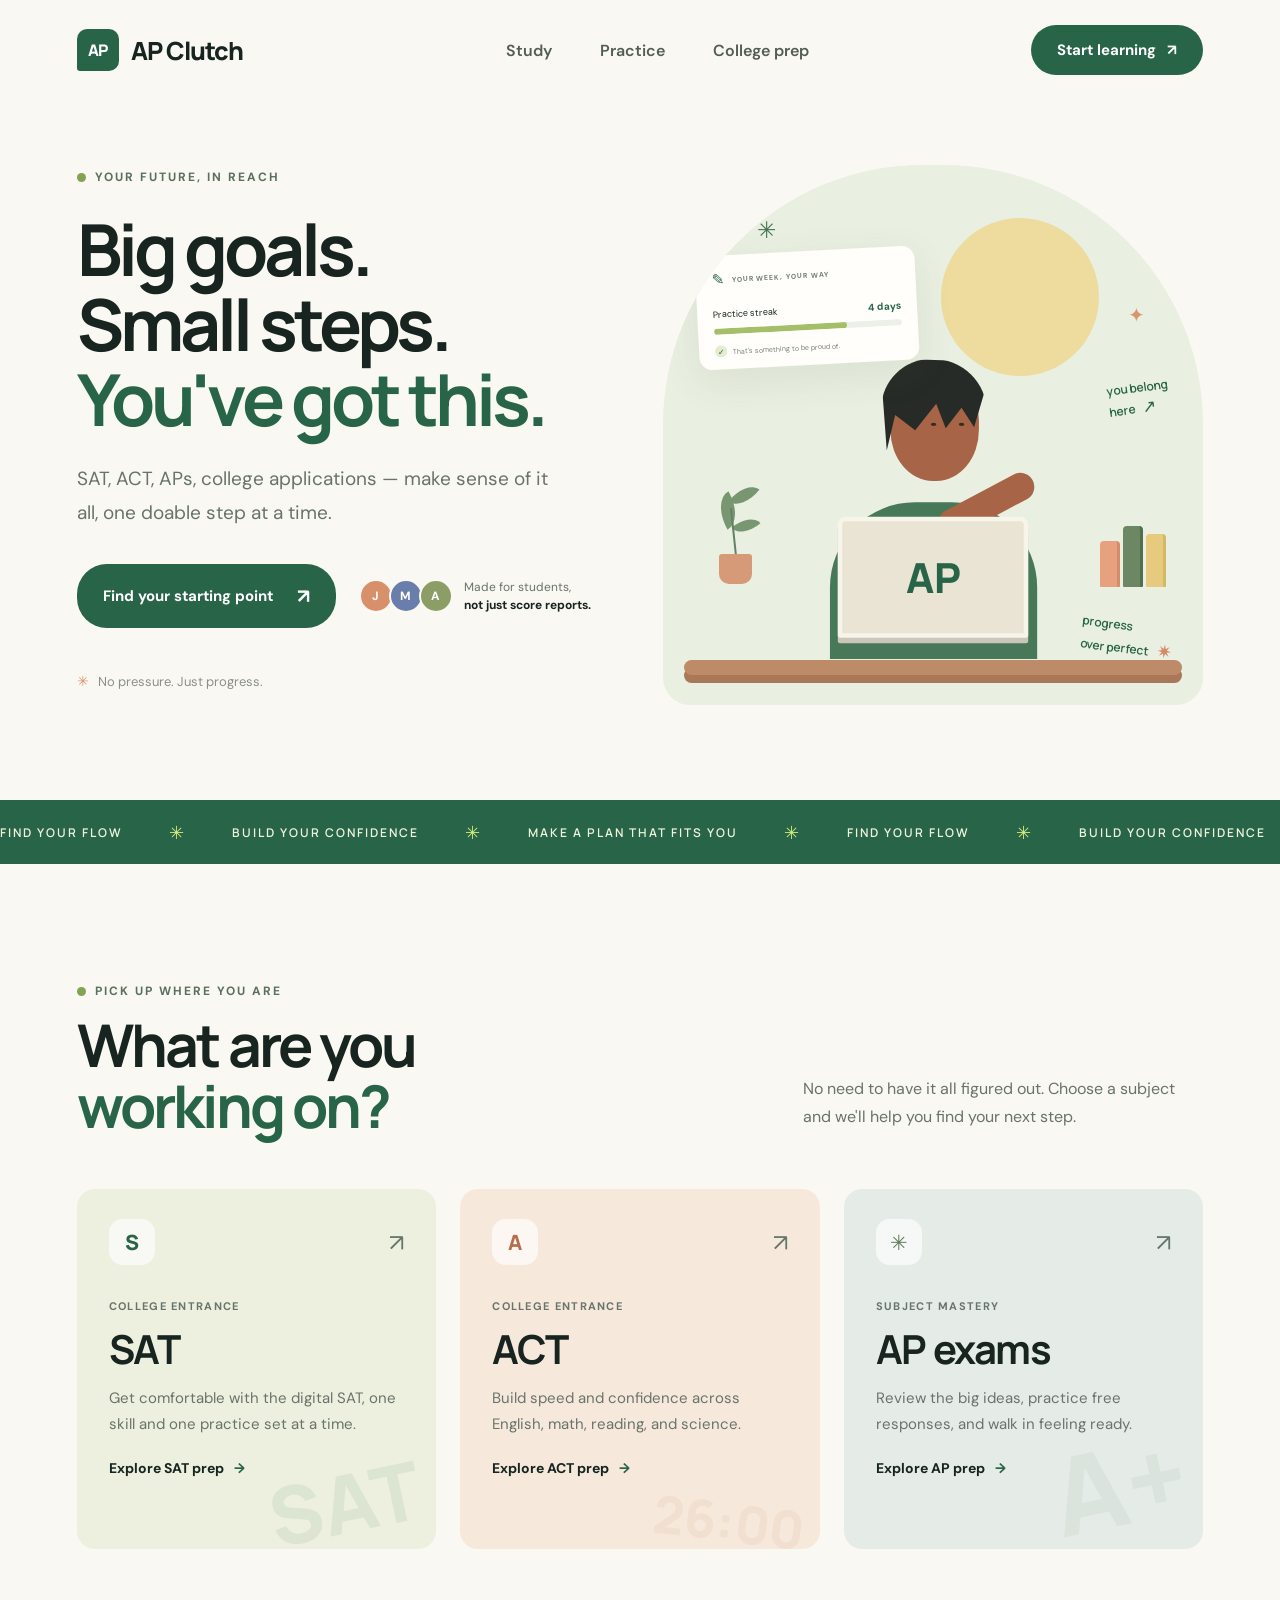
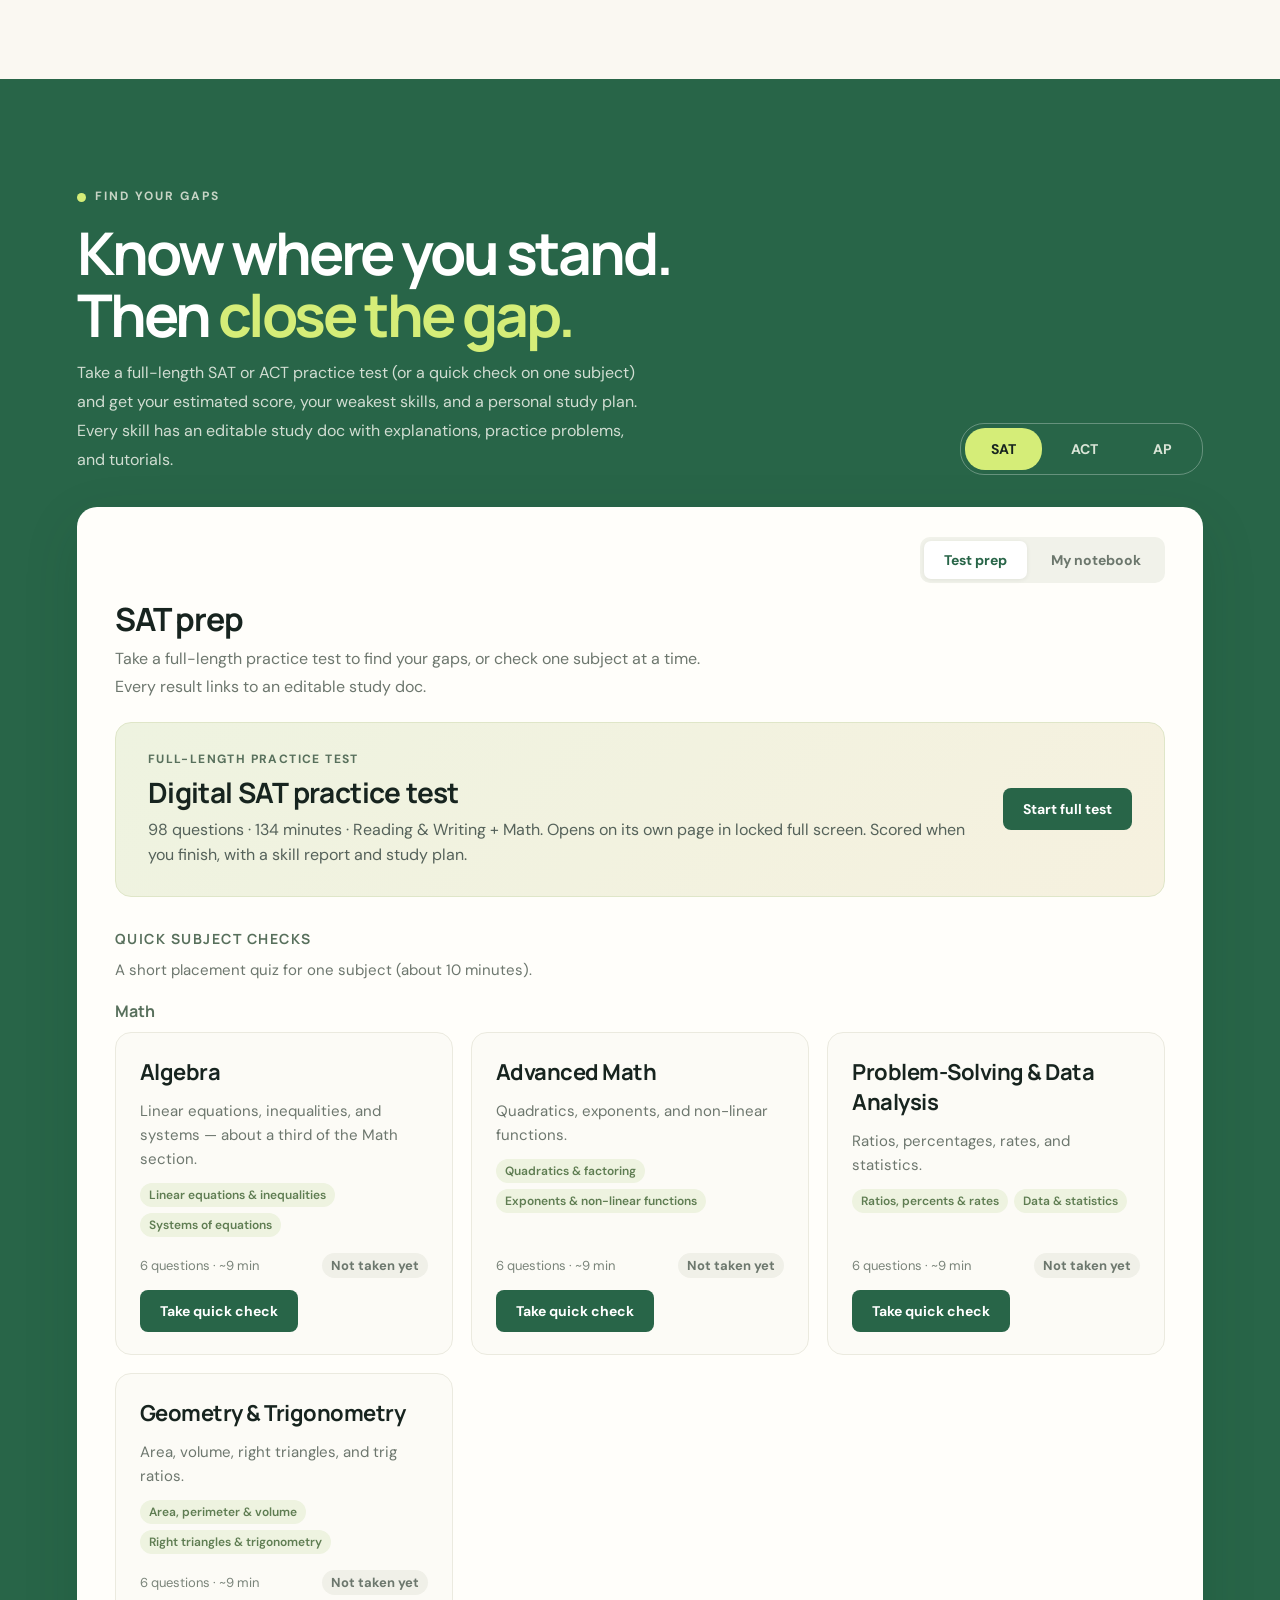
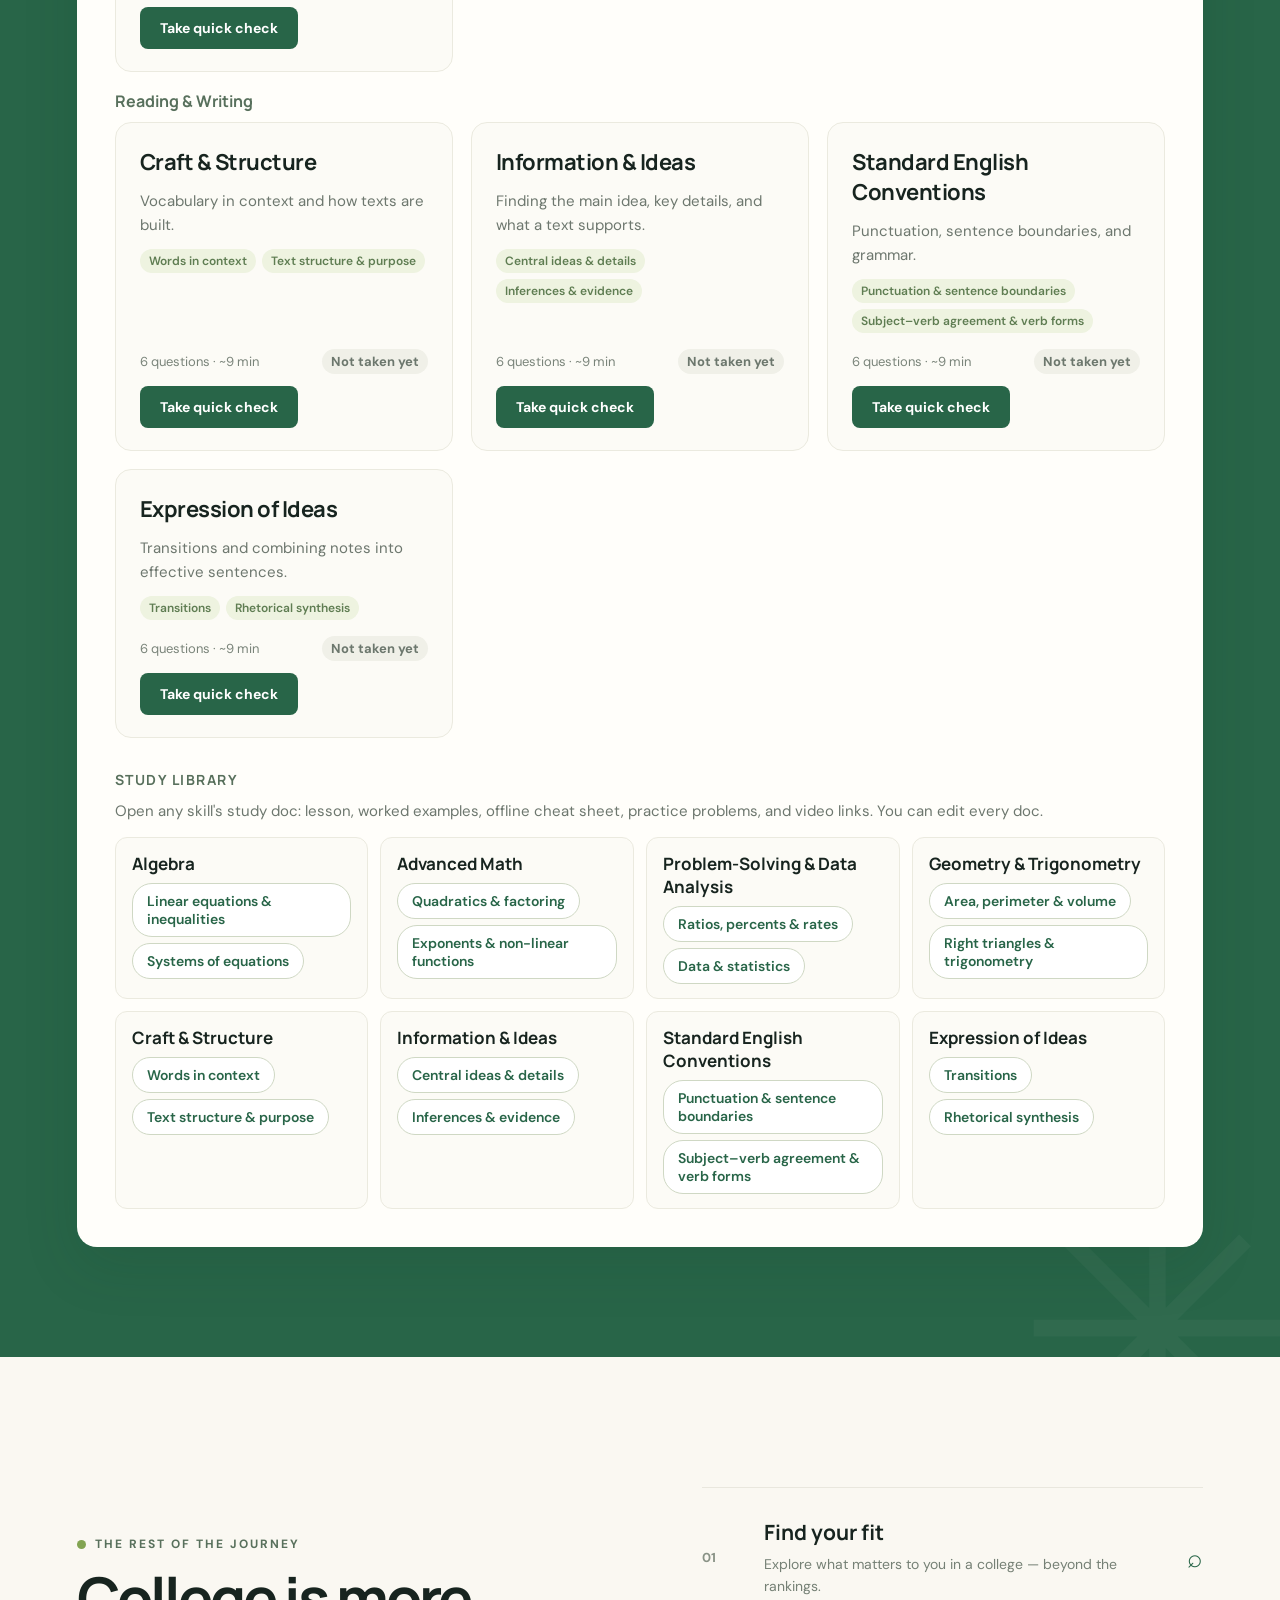
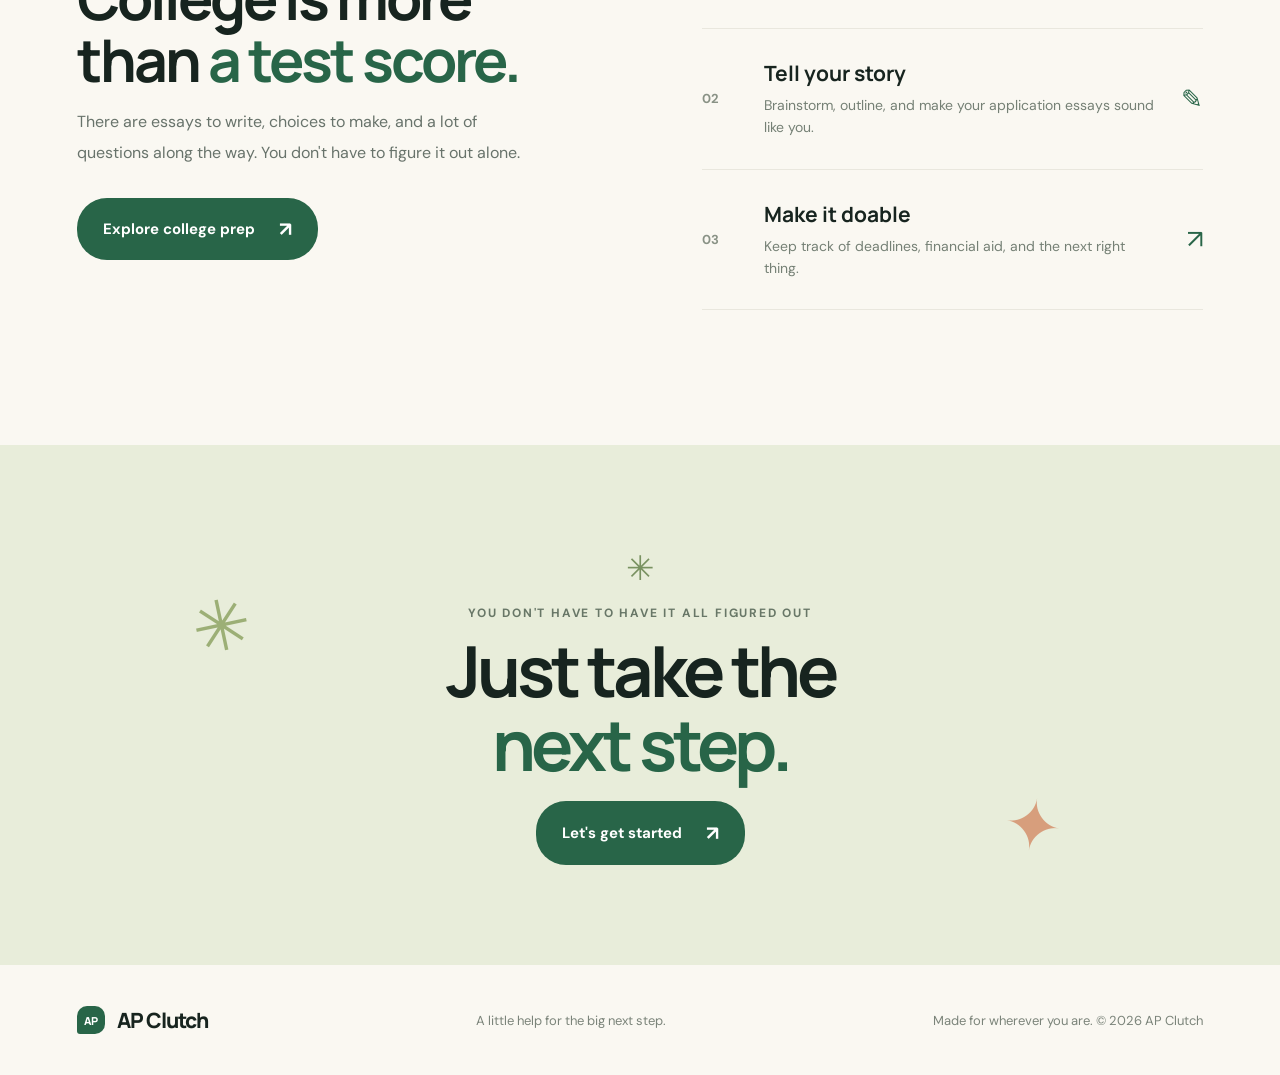
<file: index.html>
<!doctype html>
<html lang="en">
  <head>
    <meta charset="UTF-8" />
    <meta name="viewport" content="width=device-width, initial-scale=1.0" />
    <meta
      name="description"
      content="Your friendly, all-in-one home for SAT, ACT, AP, and college application prep."
    />
    <title>AP Clutch — Your next step starts here</title>
    <link rel="preconnect" href="https://fonts.googleapis.com" />
    <link rel="preconnect" href="https://fonts.gstatic.com" crossorigin />
    <link
      href="https://fonts.googleapis.com/css2?family=DM+Sans:wght@400;500;600;700&family=Manrope:wght@400;500;600;700;800&display=swap"
      rel="stylesheet"
    />
    <link rel="stylesheet" href="styles.css" />
    <script src="content-sat-math.js" defer></script>
    <script src="content-sat-rw.js" defer></script>
    <script src="content-act.js" defer></script>
    <script src="content-ap-base.js" defer></script>
    <script src="content-ap-math.js" defer></script>
    <script src="content-ap-sci.js" defer></script>
    <script src="content-ap-hss.js" defer></script>
    <script src="content-ap-eng-arts.js" defer></script>
    <script src="content-ap-lang.js" defer></script>
    <script src="content-ap-career.js" defer></script>
    <script src="content-bank-sat-rw.js" defer></script>
    <script src="content-bank-act-english.js" defer></script>
    <script src="content-bank-act-reading.js" defer></script>
    <script src="content-bank-act-science.js" defer></script>
    <script src="content-docs-sat.js" defer></script>
    <script src="content-docs-act.js" defer></script>
    <script src="util.js" defer></script>
    <script src="gen-math.js" defer></script>
    <script src="bank.js" defer></script>
    <script src="docs.js" defer></script>
    <script src="exam.js" defer></script>
    <script src="script.js" defer></script>
  </head>
  <body>
    <header class="site-header">
      <a class="brand" href="#" aria-label="AP Clutch home">
        <span class="brand-mark" aria-hidden="true">AP</span>
        <span>AP Clutch</span>
      </a>
      <button class="menu-toggle" aria-label="Open navigation" aria-expanded="false">
        <span></span><span></span>
      </button>
      <nav class="main-nav" aria-label="Main navigation">
        <a href="#study">Study</a>
        <a href="#plan">Practice</a>
        <a href="#college">College prep</a>
      </nav>
      <a class="header-cta" href="#study">Start learning <span aria-hidden="true">↗</span></a>
    </header>

    <main>
      <section class="hero">
        <div class="hero-copy">
          <div class="eyebrow"><span class="eyebrow-dot"></span> YOUR FUTURE, IN REACH</div>
          <h1>Big goals.<br />Small steps.<br /><span>You've got this.</span></h1>
          <p class="hero-description">
            SAT, ACT, APs, college applications — make sense of it all, one doable step at a time.
          </p>
          <div class="hero-actions">
            <a class="button button-dark" href="#study">Find your starting point <span>↗</span></a>
            <div class="student-proof">
              <div class="avatar-stack" aria-hidden="true">
                <span class="avatar avatar-one">J</span><span class="avatar avatar-two">M</span><span class="avatar avatar-three">A</span>
              </div>
              <span>Made for students,<br /><strong>not just score reports.</strong></span>
            </div>
          </div>
          <div class="hero-note"><span aria-hidden="true">✳</span> No pressure. Just progress.</div>
        </div>
        <div class="hero-art" aria-label="Illustration of a student studying at a desk">
          <div class="art-sun"></div>
          <div class="art-star star-one">✳</div>
          <div class="art-star star-two">✦</div>
          <div class="art-note note-top">you belong<br />here <span>↗</span></div>
          <div class="study-card">
            <div class="study-card-top"><span class="tiny-icon">✎</span><span>YOUR WEEK, YOUR WAY</span></div>
            <div class="progress-row"><span>Practice streak</span><strong>4 days</strong></div>
            <div class="progress-track"><span></span></div>
            <div class="card-bottom"><span class="mini-check">✓</span> That's something to be proud of.</div>
          </div>
          <div class="art-books"><span></span><span></span><span></span></div>
          <div class="art-plant"><span class="plant-leaf leaf-a"></span><span class="plant-leaf leaf-b"></span><span class="plant-leaf leaf-c"></span><span class="plant-stem"></span><span class="plant-pot"></span></div>
          <div class="art-person">
            <div class="person-hair"></div>
            <div class="person-head"><span class="person-face"></span></div>
            <div class="person-body"><span class="person-arm"></span></div>
            <div class="person-laptop">AP</div>
          </div>
          <div class="art-desk"></div>
          <div class="art-note note-bottom">progress<br />over perfect <span>✷</span></div>
        </div>
      </section>

      <section class="ticker" aria-label="Study topics">
        <div class="ticker-track">
          <span>FIND YOUR FLOW</span><i>✳</i><span>BUILD YOUR CONFIDENCE</span><i>✳</i><span>MAKE A PLAN THAT FITS YOU</span><i>✳</i><span>FIND YOUR FLOW</span><i>✳</i><span>BUILD YOUR CONFIDENCE</span><i>✳</i>
        </div>
      </section>

      <section class="study-section section-wrap" id="study">
        <div class="section-heading">
          <div>
            <div class="eyebrow"><span class="eyebrow-dot"></span> PICK UP WHERE YOU ARE</div>
            <h2>What are you<br /><span>working on?</span></h2>
          </div>
          <p>No need to have it all figured out. Choose a subject and we'll help you find your next step.</p>
        </div>
        <div class="exam-grid">
          <article class="exam-card exam-sat">
            <div class="exam-card-head"><span class="exam-icon">S</span><span class="card-arrow">↗</span></div>
            <div class="exam-tag">COLLEGE ENTRANCE</div>
            <h3>SAT</h3>
            <p>Get comfortable with the digital SAT, one skill and one practice set at a time.</p>
            <a href="#plan" class="text-link" data-select-exam="SAT">Explore SAT prep <span>→</span></a>
            <div class="card-decoration sat-decoration" aria-hidden="true">SAT</div>
          </article>
          <article class="exam-card exam-act">
            <div class="exam-card-head"><span class="exam-icon">A</span><span class="card-arrow">↗</span></div>
            <div class="exam-tag">COLLEGE ENTRANCE</div>
            <h3>ACT</h3>
            <p>Build speed and confidence across English, math, reading, and science.</p>
            <a href="#plan" class="text-link" data-select-exam="ACT">Explore ACT prep <span>→</span></a>
            <div class="card-decoration act-decoration" aria-hidden="true">26:00</div>
          </article>
          <article class="exam-card exam-ap">
            <div class="exam-card-head"><span class="exam-icon">✳</span><span class="card-arrow">↗</span></div>
            <div class="exam-tag">SUBJECT MASTERY</div>
            <h3>AP exams</h3>
            <p>Review the big ideas, practice free responses, and walk in feeling ready.</p>
            <a href="#plan" class="text-link" data-select-exam="AP">Explore AP prep <span>→</span></a>
            <div class="card-decoration ap-decoration" aria-hidden="true">A+</div>
          </article>
        </div>
      </section>

      <section class="plan-section" id="plan">
        <div class="hub-wrap section-wrap">
          <div class="hub-head">
            <div class="hub-intro">
              <div class="eyebrow eyebrow-light"><span class="eyebrow-dot"></span> FIND YOUR GAPS</div>
              <h2>Know where you stand.<br />Then <span>close the gap.</span></h2>
              <p>Take a full-length SAT or ACT practice test (or a quick check on one subject) and get your estimated score, your weakest skills, and a personal study plan. Every skill has an editable study doc with explanations, practice problems, and tutorials.</p>
            </div>
            <div class="exam-switcher" role="group" aria-label="Choose your test">
              <button class="exam-tab active" data-exam="SAT">SAT</button>
              <button class="exam-tab" data-exam="ACT">ACT</button>
              <button class="exam-tab" data-exam="AP">AP</button>
            </div>
          </div>
          <div class="hub-card">
            <div class="hub-bar">
              <div class="hub-modes" role="group" aria-label="Workspace view">
                <button type="button" class="hub-mode active" data-mode="prep" aria-pressed="true">Test prep</button>
                <button type="button" class="hub-mode" data-mode="notebook" aria-pressed="false">My notebook</button>
              </div>
            </div>
            <div id="prep-root" class="prep-root"></div>
            <div class="notebook" id="notebook-root" hidden>
              <p class="notebook-intro">Your own space for saving materials and writing notes. Everything saves automatically on this device.</p>
              <div class="workspace-tabs" role="tablist" aria-label="Notebook sections">
                <button type="button" class="workspace-tab active" role="tab" id="tab-materials" aria-controls="panel-materials" aria-selected="true" data-panel="materials">Materials</button>
                <button type="button" class="workspace-tab" role="tab" id="tab-notes" aria-controls="panel-notes" aria-selected="false" data-panel="notes">Notes</button>
              </div>

            <div class="workspace-panel" id="panel-materials" role="tabpanel" aria-labelledby="tab-materials">
              <p class="today-subtitle">Save the books, videos, worksheets, and links you're using.</p>
              <form class="ws-form ws-form-stack" id="material-form">
                <div class="ws-row">
                  <input type="text" id="material-title" placeholder="Title (e.g. Bluebook Practice Test 2)" maxlength="120" required aria-label="Material title" />
                  <select id="material-type" aria-label="Material type">
                    <option>Link</option><option>Book</option><option>Video</option><option>Worksheet</option><option>Practice test</option><option>Other</option>
                  </select>
                </div>
                <input type="url" id="material-url" placeholder="Link (optional) — https://…" maxlength="500" aria-label="Material link" />
                <textarea id="material-details" rows="2" placeholder="Details or what to focus on (optional)" maxlength="600" aria-label="Material details"></textarea>
                <button type="submit" class="ws-button">Save material</button>
              </form>
              <div class="material-list" id="material-list"></div>
            </div>

            <div class="workspace-panel" id="panel-notes" role="tabpanel" aria-labelledby="tab-notes" hidden>
              <p class="today-subtitle">Write your own study notes, vocab lists, formulas, or practice problems.</p>
              <div class="note-bar">
                <div class="note-chips" id="note-chips" role="list"></div>
                <button type="button" class="ws-button" id="new-note">+ New note</button>
              </div>
              <div class="note-editor" id="note-editor">
                <input type="text" id="note-title" placeholder="Note title" maxlength="100" aria-label="Note title" />
                <textarea id="note-body" rows="9" placeholder="Start writing…" aria-label="Note text"></textarea>
                <div class="note-footer">
                  <span class="note-status" id="note-status" aria-live="polite">Saved</span>
                  <button type="button" class="ws-link ws-danger" id="delete-note">Delete note</button>
                </div>
              </div>
              <p class="empty-state" id="notes-empty" hidden>No notes yet. Create one to start writing.</p>
            </div>
            </div>
          </div>
        </div>
      </section>

      <section class="college-section section-wrap" id="college">
        <div class="college-copy">
          <div class="eyebrow"><span class="eyebrow-dot"></span> THE REST OF THE JOURNEY</div>
          <h2>College is more<br />than <span>a test score.</span></h2>
          <p>There are essays to write, choices to make, and a lot of questions along the way. You don't have to figure it out alone.</p>
          <a href="mailto:hello@apclutch.com" class="button button-dark">Explore college prep <span>↗</span></a>
        </div>
        <div class="college-steps">
          <article class="college-step">
            <span class="step-number">01</span>
            <div><h3>Find your fit</h3><p>Explore what matters to you in a college — beyond the rankings.</p></div>
            <span class="step-symbol">⌕</span>
          </article>
          <article class="college-step">
            <span class="step-number">02</span>
            <div><h3>Tell your story</h3><p>Brainstorm, outline, and make your application essays sound like you.</p></div>
            <span class="step-symbol">✎</span>
          </article>
          <article class="college-step">
            <span class="step-number">03</span>
            <div><h3>Make it doable</h3><p>Keep track of deadlines, financial aid, and the next right thing.</p></div>
            <span class="step-symbol">↗</span>
          </article>
        </div>
      </section>

      <section class="closing-section">
        <div class="closing-spark">✳</div>
        <p>YOU DON'T HAVE TO HAVE IT ALL FIGURED OUT</p>
        <h2>Just take the<br /><span>next step.</span></h2>
        <a href="#study" class="button button-light">Let's get started <span>↗</span></a>
        <div class="closing-doodle doodle-left">✳</div><div class="closing-doodle doodle-right">✦</div>
      </section>
    </main>

    <footer class="site-footer">
      <a class="brand" href="#" aria-label="AP Clutch home"><span class="brand-mark" aria-hidden="true">AP</span><span>AP Clutch</span></a>
      <p>A little help for the big next step.</p>
      <span>Made for wherever you are. © <span id="year"></span> AP Clutch</span>
    </footer>
  </body>
</html>
</file>
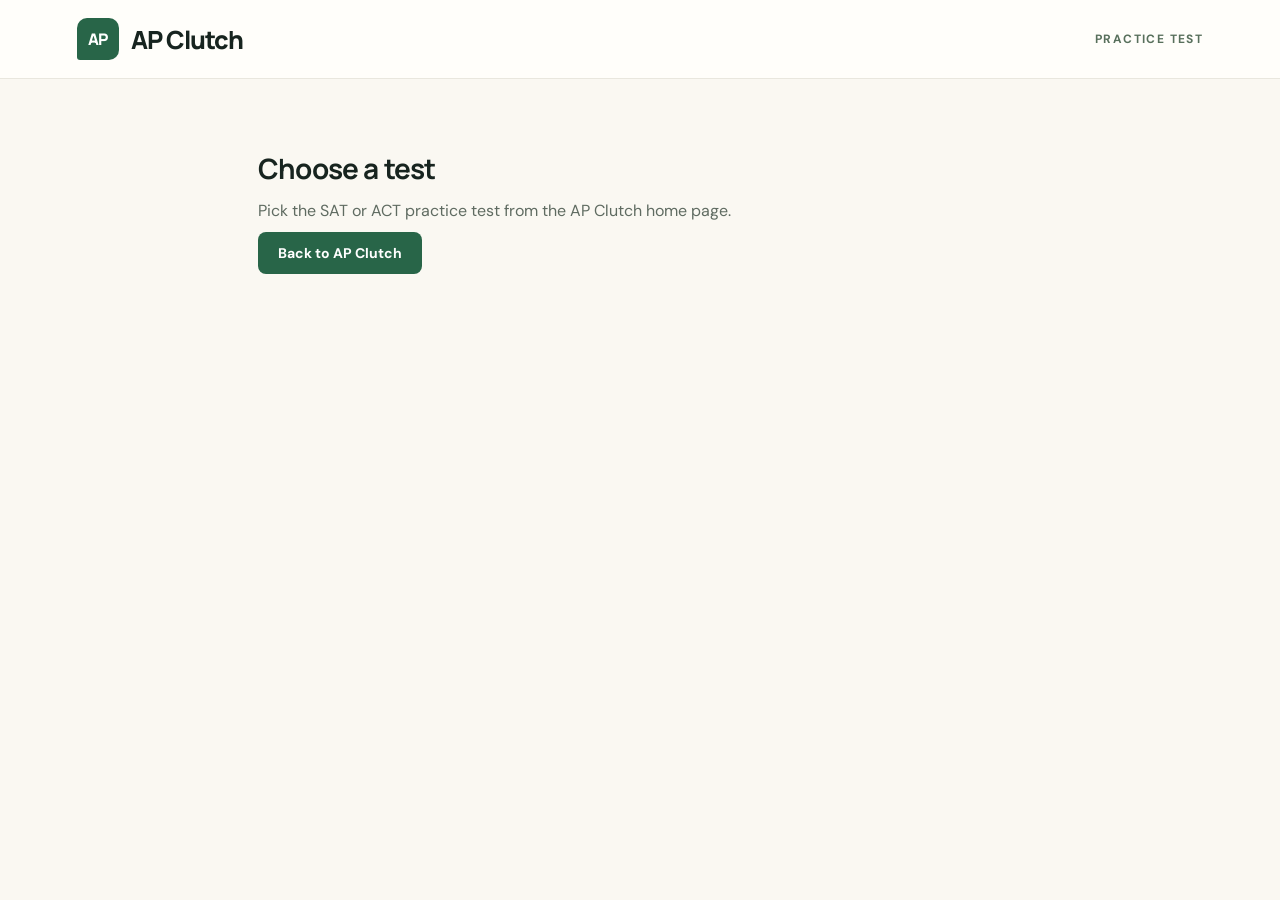
<file: test.html>
<!doctype html>
<html lang="en">
  <head>
    <meta charset="UTF-8" />
    <meta name="viewport" content="width=device-width, initial-scale=1.0" />
    <meta name="robots" content="noindex" />
    <title>Practice test — AP Clutch</title>
    <link rel="preconnect" href="https://fonts.googleapis.com" />
    <link rel="preconnect" href="https://fonts.gstatic.com" crossorigin />
    <link
      href="https://fonts.googleapis.com/css2?family=DM+Sans:wght@400;500;600;700&family=Manrope:wght@400;500;600;700;800&display=swap"
      rel="stylesheet"
    />
    <link rel="stylesheet" href="styles.css" />
    <script src="content-sat-math.js" defer></script>
    <script src="content-sat-rw.js" defer></script>
    <script src="content-act.js" defer></script>
    <script src="content-bank-sat-rw.js" defer></script>
    <script src="content-bank-act-english.js" defer></script>
    <script src="content-bank-act-reading.js" defer></script>
    <script src="content-bank-act-science.js" defer></script>
    <script src="util.js" defer></script>
    <script src="gen-math.js" defer></script>
    <script src="bank.js" defer></script>
    <script src="exam.js" defer></script>
    <script src="test-page.js" defer></script>
  </head>
  <body class="test-page">
    <header class="tp-head">
      <a class="brand" href="index.html#plan" aria-label="AP Clutch home">
        <span class="brand-mark" aria-hidden="true">AP</span>
        <span>AP Clutch</span>
      </a>
      <span class="tp-tag">Practice test</span>
    </header>
    <main class="tp-main" id="test-root">
      <noscript>This practice test needs JavaScript. Please turn it on and reload.</noscript>
    </main>
  </body>
</html>
</file>
<file: styles.css>
:root {
  --ink: #17241f;
  --muted: #68736b;
  --cream: #faf8f2;
  --paper: #fffefa;
  --green: #286548;
  --green-dark: #1f503b;
  --lime: #d5ed78;
  --peach: #f6a987;
  --line: #e9e7de;
  font-family: "DM Sans", sans-serif;
  color: var(--ink);
  background: var(--cream);
  font-synthesis: none;
  text-rendering: optimizeLegibility;
}

* { box-sizing: border-box; }
html { scroll-behavior: smooth; }
body { margin: 0; min-width: 320px; }
a { color: inherit; text-decoration: none; }
button { font: inherit; }

.site-header {
  height: 82px;
  padding: 0 7.2%;
  display: flex;
  align-items: center;
  justify-content: space-between;
  background: var(--cream);
  position: relative;
  z-index: 5;
}
.brand { display: inline-flex; align-items: center; gap: 10px; font: 800 20px Manrope, sans-serif; letter-spacing: -1px; }
.brand-mark { width: 30px; height: 30px; border-radius: 10px 10px 10px 3px; display: grid; place-items: center; color: white; background: var(--green); font: 800 13px Manrope, sans-serif; letter-spacing: -.5px; }
.main-nav { display: flex; gap: 39px; margin-left: 40px; }
.main-nav a { color: #525d54; font-size: 13px; font-weight: 600; transition: color .2s; }
.main-nav a:hover { color: var(--green); }
.header-cta { background: var(--green); color: white; border-radius: 30px; padding: 12px 18px; font-size: 12px; font-weight: 700; }
.header-cta span { padding-left: 7px; font-size: 15px; }
.menu-toggle { display: none; }

.hero { min-height: 620px; padding: 62px 8.4% 58px; display: grid; grid-template-columns: .91fr 1.09fr; gap: 3%; align-items: center; overflow: hidden; }
.hero-copy { padding: 0 0 10px; position: relative; z-index: 1; }
.eyebrow { display: flex; align-items: center; gap: 9px; color: #58705c; font-size: 9px; line-height: 1.3; font-weight: 700; letter-spacing: 1.65px; }
.eyebrow-dot { width: 7px; height: 7px; background: #82a452; border-radius: 50%; }
h1, h2, h3, p { margin-top: 0; }
.hero h1, .section-heading h2, .college-copy h2, .closing-section h2 { font: 700 clamp(48px, 5.5vw, 77px)/1.05 Manrope, sans-serif; letter-spacing: -4px; margin: 21px 0 18px; }
.hero h1 span, .section-heading h2 span, .college-copy h2 span { color: var(--green); }
.hero-description { max-width: 400px; font-size: 15px; color: var(--muted); line-height: 1.8; margin-bottom: 25px; }
.hero-actions { display: flex; align-items: center; gap: 25px; }
.button { display: inline-flex; align-items: center; gap: 19px; padding: 16px 19px; border-radius: 30px; font-size: 12px; font-weight: 700; transition: transform .2s, background .2s; }
.button:hover { transform: translateY(-2px); }
.button-dark { background: var(--green); color: white; }
.button-dark:hover { background: var(--green-dark); }
.button span { font-size: 17px; }
.student-proof { display: flex; gap: 11px; align-items: center; font-size: 9px; line-height: 1.5; color: #69736a; }
.student-proof strong { color: var(--ink); font-weight: 700; }
.avatar-stack { display: flex; padding-left: 2px; }
.avatar { width: 26px; height: 26px; border: 2px solid var(--cream); border-radius: 50%; display: grid; place-items: center; margin-left: -4px; font-size: 9px; color: white; font-weight: 700; }
.avatar-one { background: #d8906a; }.avatar-two { background: #697eaa; }.avatar-three { background: #8c9e66; }
.hero-note { margin-top: 37px; color: #8a9188; font-size: 10px; }
.hero-note span { color: #df926b; margin-right: 6px; font-size: 14px; }

.hero-art { height: 474px; max-width: 570px; width: 100%; justify-self: end; position: relative; background: #e9efe1; border-radius: 48% 48% 27px 27px; overflow: hidden; }
.art-sun { position: absolute; width: 158px; height: 158px; border-radius: 50%; background: #eedc9f; top: 53px; right: 104px; }
.art-star { position: absolute; color: #477654; z-index: 1; }
.star-one { top: 50px; left: 94px; font-size: 23px; }.star-two { top: 137px; right: 58px; color: #d6976f; font-size: 20px; }
.art-note { position: absolute; z-index: 2; color: var(--green); font: 600 12px/1.35 Manrope, sans-serif; transform: rotate(-8deg); }
.note-top { top: 215px; right: 34px; }.note-top span { font-size: 17px; margin-left: 5px; }.note-bottom { bottom: 47px; right: 30px; transform: rotate(7deg); }.note-bottom span { color: #d88968; font-size: 18px; margin-left: 6px; }
.study-card { position: absolute; z-index: 3; background: var(--paper); width: 220px; padding: 14px 16px 12px; border-radius: 13px; top: 79px; left: 32px; box-shadow: 0 12px 38px #53634b19; transform: rotate(-3deg); }
.study-card-top { font-size: 7px; letter-spacing: 1px; display: flex; align-items: center; gap: 6px; color: #708073; font-weight: 700; }
.tiny-icon { color: var(--green); font-size: 15px; }
.progress-row { display: flex; justify-content: space-between; font-size: 9px; margin: 19px 0 7px; }
.progress-row strong { color: var(--green); font-size: 10px; }
.progress-track { background: #edf0e8; border-radius: 9px; height: 6px; overflow: hidden; }
.progress-track span { display: block; width: 71%; height: 100%; border-radius: inherit; background: #a4bf67; }
.card-bottom { font-size: 7px; color: #778076; padding-top: 11px; }
.mini-check { display: inline-grid; place-items: center; width: 12px; height: 12px; background: #e4edcf; color: var(--green); border-radius: 50%; font-size: 8px; margin-right: 4px; }
.art-books { position: absolute; bottom: 118px; right: 37px; display: flex; align-items: end; z-index: 2; }
.art-books span { display: block; height: 46px; width: 20px; border-radius: 4px 4px 1px 1px; background: #e8a17f; border-right: 3px solid #d68c6b; margin-left: 3px; }
.art-books span:nth-child(2) { height: 61px; background: #6b8764; border-color: #536e4d; }
.art-books span:nth-child(3) { height: 53px; background: #e6cb7e; border-color: #d1b965; }
.art-plant { position: absolute; bottom: 121px; left: 39px; width: 63px; height: 100px; z-index: 2; }
.plant-stem { position: absolute; width: 2px; height: 58px; background: #628267; bottom: 18px; left: 31px; transform: rotate(-6deg); }
.plant-leaf { position: absolute; width: 20px; height: 33px; border-radius: 100% 0 100% 0; background: #78966f; }
.leaf-a { bottom: 57px; left: 16px; transform: rotate(-30deg); }.leaf-b { bottom: 72px; left: 32px; transform: rotate(38deg) scale(.86); }.leaf-c { bottom: 42px; left: 34px; transform: rotate(50deg) scale(.76); }
.plant-pot { position: absolute; bottom: 0; left: 17px; width: 33px; height: 30px; border-radius: 3px 3px 10px 10px; background: #d69a78; }
.art-person { position: absolute; z-index: 2; height: 285px; width: 218px; bottom: 46px; left: 50%; transform: translateX(-50%); }
.person-head { position: absolute; z-index: 2; width: 79px; height: 95px; background: #a76446; border-radius: 43% 43% 48% 48%; left: 71px; top: 31px; }
.person-hair { position: absolute; z-index: 3; width: 94px; height: 91px; left: 63px; top: 17px; background: #272b27; border-radius: 48% 52% 42% 25%; clip-path: polygon(0 20%, 15% 0, 79% 2%, 100% 25%, 88% 67%, 76% 48%, 61% 68%, 52% 44%, 32% 70%, 13% 55%, 5% 90%); }
.person-face { position: absolute; top: 43px; right: 13px; width: 5px; height: 3px; background: #382b27; border-radius: 50%; box-shadow: -25px 0 #382b27; }
.person-body { position: absolute; width: 185px; height: 140px; left: 17px; bottom: 0; background: #477858; border-radius: 76px 76px 0 0; }
.person-arm { position: absolute; right: -7px; top: 12px; width: 94px; height: 25px; border-radius: 20px; background: #a76446; transform: rotate(-28deg); transform-origin: left; }
.person-laptop { position: absolute; z-index: 4; background: #e9e4d4; color: var(--green); border: 4px solid #f7f4ea; width: 170px; height: 108px; bottom: 19px; left: 24px; border-radius: 7px 7px 2px 2px; display: grid; place-items: center; font: 800 37px Manrope; box-shadow: 0 5px 0 #cbc6b9; }
.art-desk { position: absolute; z-index: 4; height: 15px; bottom: 30px; left: 4%; width: 92%; border-radius: 8px; background: #bd8b67; box-shadow: 0 8px 0 #a97859; }

.ticker { background: var(--green); overflow: hidden; color: #eff3dc; padding: 16px 0; }
.ticker-track { display: flex; width: max-content; align-items: center; gap: 35px; animation: ticker 28s linear infinite; font: 600 9px Manrope, sans-serif; letter-spacing: 2px; }
.ticker-track i { font-style: normal; color: var(--lime); font-size: 14px; }
@keyframes ticker { to { transform: translateX(-25%); } }
.section-wrap { padding-left: 9%; padding-right: 9%; }
.study-section { padding-top: 90px; padding-bottom: 100px; }
.section-heading { display: flex; justify-content: space-between; align-items: end; margin-bottom: 38px; }
.section-heading h2, .college-copy h2 { font-size: clamp(43px, 4.5vw, 58px); letter-spacing: -3px; margin: 14px 0 0; }
.section-heading > p { max-width: 330px; color: var(--muted); font-size: 13px; line-height: 1.8; margin-bottom: 5px; }
.exam-grid { display: grid; grid-template-columns: repeat(3, 1fr); gap: 17px; }
.exam-card { min-height: 274px; padding: 22px 23px 20px; position: relative; overflow: hidden; border-radius: 13px; }
.exam-sat { background: #edf0df; }.exam-act { background: #f6e9dc; }.exam-ap { background: #e5ece8; }
.exam-card-head { display: flex; align-items: center; justify-content: space-between; position: relative; z-index: 1; }
.exam-icon { width: 34px; height: 34px; display: grid; place-items: center; border-radius: 11px; background: #ffffffa6; color: var(--green); font: 800 16px Manrope; }
.exam-act .exam-icon { color: #b66e4e; }.exam-ap .exam-icon { color: #647e5b; }
.card-arrow { font-size: 19px; color: #66766a; }
.exam-tag { margin-top: 24px; color: #69746a; font-size: 8px; letter-spacing: 1.3px; font-weight: 700; position: relative; z-index: 1; }
.exam-card h3 { font: 700 29px Manrope, sans-serif; letter-spacing: -1.4px; margin: 5px 0 7px; position: relative; z-index: 1; }
.exam-card p { max-width: 240px; color: #69736b; font-size: 11px; line-height: 1.7; margin-bottom: 14px; position: relative; z-index: 1; }
.text-link { position: relative; z-index: 1; font-size: 10px; font-weight: 700; }
.text-link span { color: var(--green); margin-left: 7px; font-size: 14px; }
.text-link:hover { text-decoration: underline; text-underline-offset: 4px; }
.card-decoration { position: absolute; pointer-events: none; font: 800 58px Manrope; opacity: .08; right: 15px; bottom: -8px; transform: rotate(-12deg); color: var(--green); }
.act-decoration { font-size: 37px; color: #bd704f; transform: rotate(7deg); }.ap-decoration { color: #647f61; font-size: 78px; }

.plan-section { background: var(--green); color: white; padding: 83px 0; position: relative; overflow: hidden; }
.plan-section:after { content: "✳"; position: absolute; color: #ffffff09; font-size: 340px; right: -20px; bottom: -200px; pointer-events: none; }
.hub-wrap { position: relative; z-index: 1; }
.hub-head { display: flex; justify-content: space-between; align-items: flex-end; gap: 30px; margin-bottom: 32px; }
.eyebrow-light { color: #c7d4c5; }.eyebrow-light .eyebrow-dot { background: var(--lime); }
.hub-intro h2 { font: 700 clamp(40px, 4.6vw, 58px)/1.05 Manrope, sans-serif; letter-spacing: -3px; margin: 17px 0 14px; }
.hub-intro h2 span { color: var(--lime); }
.hub-intro > p { max-width: 520px; color: #d1ddd2; font-size: 13px; line-height: 1.8; margin: 0; }
.exam-switcher { display: inline-flex; padding: 4px; gap: 3px; border: 1px solid #ffffff4a; border-radius: 24px; flex: 0 0 auto; }
.exam-tab { border: 0; border-radius: 20px; background: transparent; color: #dae5d7; padding: 10px 20px; cursor: pointer; font-weight: 700; font-size: 12px; transition: .2s; }
.exam-tab.active, .exam-tab:hover { background: var(--lime); color: var(--ink); }
.hub-card { background: var(--paper); border-radius: 16px; padding: 22px 26px 28px; color: var(--ink); box-shadow: 0 19px 55px #12392522; min-height: 360px; }
.hub-bar { display: flex; justify-content: flex-end; margin-bottom: 18px; }
.hub-modes { display: inline-flex; padding: 4px; gap: 4px; background: #f1f2ea; border-radius: 10px; }
.hub-mode { border: 0; background: transparent; border-radius: 7px; padding: 8px 16px; font-size: 12px; font-weight: 700; color: #6c776d; cursor: pointer; transition: background .2s, color .2s; }
.hub-mode:hover { color: var(--ink); }
.hub-mode.active { background: white; color: var(--green); box-shadow: 0 1px 4px #20302414; }
.hub-mode:focus-visible, .exam-tab:focus-visible, .dot:focus-visible, .choice:focus-within, .back-button:focus-visible, .priority-chip:focus-visible, .skill-plan summary:focus-visible { outline: 2px solid var(--green); outline-offset: 2px; }
.today-subtitle { font-size: 12px; color: #7b847b; margin: 16px 0 10px; }
.notebook-intro { margin: 0; font-size: 13px; color: #6d776e; }

[hidden] { display: none !important; }
.workspace-tabs { display: flex; gap: 4px; margin-top: 16px; padding: 4px; background: #f1f2ea; border-radius: 10px; }
.workspace-tab { flex: 1; border: 0; background: transparent; border-radius: 7px; padding: 9px 8px; font-size: 11px; font-weight: 700; color: #6c776d; cursor: pointer; transition: background .2s, color .2s; }
.workspace-tab:hover { color: var(--ink); }
.workspace-tab.active { background: white; color: var(--green); box-shadow: 0 1px 4px #20302414; }
.workspace-tab:focus-visible, .ws-button:focus-visible, .ws-link:focus-visible, .note-chip:focus-visible, .item-remove:focus-visible { outline: 2px solid var(--green); outline-offset: 2px; }

.ws-form input, .ws-form select, .ws-form textarea, .note-editor input, .note-editor textarea { font: inherit; font-size: 14px; color: var(--ink); background: white; border: 1px solid #dfe2d6; border-radius: 8px; padding: 10px 12px; min-width: 0; width: 100%; transition: border-color .2s, box-shadow .2s; }
.ws-form input:focus, .ws-form select:focus, .ws-form textarea:focus, .note-editor input:focus, .note-editor textarea:focus { outline: none; border-color: var(--green); box-shadow: 0 0 0 3px #28654822; }
.ws-form textarea, .note-editor textarea { resize: vertical; line-height: 1.6; }
.ws-form { margin-top: 12px; display: grid; grid-template-columns: 1.6fr 1.1fr 72px auto; gap: 8px; }
.ws-form-stack { display: flex; flex-direction: column; gap: 8px; margin-top: 4px; }
.ws-row { display: grid; grid-template-columns: 1fr 130px; gap: 8px; }
.ws-button { border: 0; background: var(--green); color: white; border-radius: 8px; padding: 10px 16px; font-size: 13px; font-weight: 700; cursor: pointer; white-space: nowrap; transition: background .2s; }
.ws-button:hover { background: var(--green-dark); }
.ws-form-stack .ws-button { align-self: flex-start; }
.ws-link { border: 0; background: none; padding: 0; margin-top: 12px; color: #6c776d; font-size: 12px; font-weight: 600; cursor: pointer; text-decoration: underline; text-underline-offset: 3px; }
.ws-link:hover { color: var(--green); }
.ws-danger:hover { color: #b3402b; }
.item-remove { flex: 0 0 auto; width: 24px; height: 24px; border: 0; border-radius: 50%; background: transparent; color: #9aa297; font-size: 18px; line-height: 1; cursor: pointer; transition: background .2s, color .2s; }
.item-remove:hover { background: #f4e6df; color: #b3402b; }
.empty-state { margin: 10px 0 0; padding: 16px; border: 1px dashed #dcdfd2; border-radius: 10px; color: #7b847b; font-size: 13px; text-align: center; }

.material-list { margin-top: 16px; display: grid; gap: 8px; max-height: 330px; overflow-y: auto; padding-right: 2px; }
.material-card { border: 1px solid #efeee7; border-radius: 10px; padding: 11px 14px 12px; }
.material-top { display: flex; align-items: center; justify-content: space-between; }
.material-type { font-size: 9px; font-weight: 700; letter-spacing: 1px; text-transform: uppercase; color: #5f7d52; background: #eef3e0; padding: 4px 8px; border-radius: 20px; }
.material-title { display: block; margin-top: 7px; font: 700 14px Manrope, sans-serif; overflow-wrap: anywhere; }
a.material-title { color: var(--green); }
a.material-title:hover { text-decoration: underline; text-underline-offset: 3px; }
.material-details { margin: 5px 0 0; font-size: 12px; line-height: 1.6; color: #6d776e; white-space: pre-wrap; overflow-wrap: anywhere; }

.note-bar { display: flex; gap: 10px; align-items: flex-start; justify-content: space-between; margin-bottom: 12px; }
.note-chips { display: flex; flex-wrap: wrap; gap: 6px; }
.note-chip { border: 1px solid #e2e5d9; background: transparent; border-radius: 20px; padding: 7px 12px; font-size: 12px; font-weight: 600; color: #5f6b61; cursor: pointer; max-width: 160px; overflow: hidden; text-overflow: ellipsis; white-space: nowrap; }
.note-chip.active { background: #eef3e0; border-color: #c8d9a3; color: var(--green); }
.note-editor { display: flex; flex-direction: column; gap: 8px; }
.note-editor #note-title { font-weight: 700; font-family: Manrope, sans-serif; }
.note-editor textarea { min-height: 210px; }
.note-footer { display: flex; justify-content: space-between; align-items: center; }
.note-footer .ws-link { margin-top: 0; }
.note-status { font-size: 12px; color: #7a847a; }

/* Prep hub: subjects, placement test, results */
.prep-root { min-height: 260px; }
.view-head h3 { font: 700 26px/1.15 Manrope, sans-serif; letter-spacing: -1px; margin: 6px 0 8px; }
.view-head p { margin: 0 0 22px; max-width: 620px; color: #6d776e; font-size: 14px; line-height: 1.7; }
.eyebrow-small { display: block; font-size: 11px; font-weight: 700; letter-spacing: 1.4px; text-transform: uppercase; color: #58705c; }
.section-title { font: 700 13px Manrope, sans-serif; letter-spacing: 1.5px; text-transform: uppercase; color: #58705c; margin: 26px 0 12px; }
.category-grid { display: grid; grid-template-columns: repeat(auto-fill, minmax(250px, 1fr)); gap: 14px; }
.category-card { display: flex; flex-direction: column; gap: 10px; padding: 18px 18px 16px; border: 1px solid #ebeadf; border-radius: 14px; background: #fcfbf6; transition: transform .2s, box-shadow .2s, border-color .2s; }
.category-card:hover { transform: translateY(-3px); box-shadow: 0 12px 28px #2c3d3114; border-color: #d8dcc8; }
.category-card h4 { font: 700 19px Manrope, sans-serif; letter-spacing: -.5px; margin: 0; }
.category-blurb { margin: 0; color: #6d776e; font-size: 13px; line-height: 1.6; }
.skill-tags { display: flex; flex-wrap: wrap; gap: 6px; }
.skill-tags span { font-size: 11px; font-weight: 600; color: #5f7d52; background: #eef3e0; padding: 4px 9px; border-radius: 20px; }
.category-meta { display: flex; flex-wrap: wrap; align-items: center; justify-content: space-between; gap: 8px; margin-top: auto; padding-top: 4px; font-size: 12px; color: #7a847a; }
.category-card .ws-button { align-self: flex-start; }
.status-pill { font-size: 11px; font-weight: 700; padding: 4px 9px; border-radius: 20px; background: #f0f0e8; color: #6c776d; }
.status-pill.level-strong, .level-badge.level-strong { background: #e3f0d2; color: #2f6b2a; }
.status-pill.level-developing, .level-badge.level-developing { background: #fbefc9; color: #8a6310; }
.status-pill.level-needs, .level-badge.level-needs { background: #fadfd5; color: #a1402a; }

.priority-panel { margin-bottom: 8px; padding: 16px 18px; border-radius: 14px; background: #f3f6e8; border: 1px solid #e1e8cd; }
.priority-panel h4 { margin: 0 0 10px; font: 700 15px Manrope, sans-serif; }
.priority-panel p { margin: 0; font-size: 13px; color: #5f6b61; }
.priority-chips { display: flex; flex-wrap: wrap; gap: 8px; }
.priority-chip { display: flex; flex-direction: column; align-items: flex-start; gap: 2px; text-align: left; padding: 9px 13px; border-radius: 10px; border: 1px solid #e0e4d2; background: white; cursor: pointer; font: inherit; transition: border-color .2s, transform .2s; }
.priority-chip:hover { transform: translateY(-2px); border-color: var(--green); }
.priority-chip strong { font-size: 13px; }
.priority-chip span { font-size: 11px; color: #7a847a; }
.priority-chip.level-needs { border-left: 4px solid #d9694a; }
.priority-chip.level-developing { border-left: 4px solid #e0b43c; }

.back-button { border: 0; background: none; padding: 4px 0; margin-bottom: 12px; font: inherit; font-size: 13px; font-weight: 700; color: var(--green); cursor: pointer; }
.back-button:hover { text-decoration: underline; text-underline-offset: 3px; }
.ws-button-ghost { background: transparent; color: var(--green); border: 1px solid #cfd8c4; text-decoration: none; display: inline-block; }
.ws-button-ghost:hover { background: #eef3e0; }
.ws-button:disabled { opacity: .45; cursor: not-allowed; }
.ws-button:disabled:hover { background: var(--green); }
.ws-button-ghost:disabled:hover { background: transparent; }

.test-progress { display: flex; align-items: center; gap: 14px; font-size: 13px; font-weight: 600; color: #5f6b61; margin-bottom: 12px; }
.progress-bar { flex: 1; height: 7px; border-radius: 7px; background: #edf0e9; overflow: hidden; }
.progress-bar span { display: block; height: 100%; background: #9fba66; border-radius: inherit; transition: width .3s ease; }
.question-dots { display: flex; flex-wrap: wrap; gap: 6px; margin-bottom: 16px; }
.dot { width: 32px; height: 32px; border-radius: 50%; border: 1px solid #d7dccb; background: white; font: inherit; font-size: 12px; font-weight: 700; color: #6c776d; cursor: pointer; }
.dot.answered { background: #e3edcf; border-color: #b9cf8f; color: var(--green); }
.dot[aria-current="step"] { background: var(--green); border-color: var(--green); color: white; }
.question-card { padding: 20px; border: 1px solid #ebeadf; border-radius: 14px; background: #fcfbf6; outline: none; }
.passage { margin-bottom: 14px; padding: 14px 16px; border-left: 4px solid #b9cf8f; background: #f4f6ea; border-radius: 4px 10px 10px 4px; font-size: 14px; line-height: 1.75; color: #2f3d34; }
.passage p { margin: 0 0 6px; }
.passage p:last-child { margin-bottom: 0; }
.passage ul { margin: 6px 0 0; padding-left: 20px; }
.notes-label, .table-caption { font-size: 11px !important; font-weight: 700; letter-spacing: 1.2px; text-transform: uppercase; color: #58705c; }
.passage table { border-collapse: collapse; margin-top: 8px; font-size: 14px; background: white; border-radius: 8px; overflow: hidden; }
.passage th, .passage td { padding: 7px 18px; border: 1px solid #dfe5cf; text-align: center; }
.passage th { background: #e8efd6; font-weight: 700; }
.question-text { font-size: 16px; font-weight: 600; line-height: 1.6; margin: 0 0 14px; }
.choices { display: grid; gap: 8px; }
.choice { display: flex; align-items: flex-start; gap: 12px; padding: 12px 14px; border: 1.5px solid #e2e5d9; border-radius: 10px; background: white; cursor: pointer; text-align: left; font: inherit; font-size: 14px; line-height: 1.5; color: var(--ink); transition: border-color .15s, background .15s; }
.choice:hover { border-color: #b9cf8f; }
.choice input { position: absolute; opacity: 0; pointer-events: none; }
.choice-letter { flex: 0 0 auto; width: 26px; height: 26px; display: grid; place-items: center; border-radius: 50%; background: #f0f2e8; font-size: 12px; font-weight: 700; color: #5f6b61; }
.choice-text { padding-top: 2px; }
.choice.selected { border-color: var(--green); background: #f1f6e4; }
.choice.selected .choice-letter { background: var(--green); color: white; }
.choice-button:disabled { cursor: default; opacity: 1; }
.choice.correct { border-color: #4c9a3f; background: #e9f5dc; }
.choice.correct .choice-letter { background: #4c9a3f; color: white; }
.choice.incorrect { border-color: #d9694a; background: #fceae3; }
.choice.incorrect .choice-letter { background: #d9694a; color: white; }
.test-nav { display: flex; align-items: center; justify-content: space-between; gap: 12px; margin-top: 16px; }
.test-hint { font-size: 12px; color: #7a847a; }

.results-top { display: flex; align-items: center; justify-content: space-between; margin-bottom: 8px; }
.results-top .back-button { margin-bottom: 0; }
.score-card { display: flex; align-items: center; gap: 24px; padding: 22px 24px; border-radius: 16px; background: #eef3e0; margin-bottom: 8px; }
.score-big { flex: 0 0 auto; width: 110px; height: 110px; border-radius: 50%; background: white; display: flex; flex-direction: column; align-items: center; justify-content: center; box-shadow: 0 6px 18px #2c3d3112; }
.score-big strong { font: 800 30px Manrope, sans-serif; color: var(--green); letter-spacing: -1px; }
.score-big span { font-size: 11px; color: #7a847a; }
.score-copy h3 { font: 700 22px/1.2 Manrope, sans-serif; letter-spacing: -.8px; margin: 6px 0 6px; }
.score-copy p { margin: 0; font-size: 14px; line-height: 1.65; color: #55625a; }
.skill-plan { border: 1px solid #ebeadf; border-radius: 14px; background: #fcfbf6; margin-bottom: 12px; overflow: hidden; }
.skill-plan summary { display: flex; align-items: center; justify-content: space-between; gap: 12px; padding: 16px 18px; cursor: pointer; list-style: none; }
.skill-plan summary::-webkit-details-marker { display: none; }
.skill-summary { flex: 1; min-width: 0; }
.skill-summary p { margin: 6px 0 8px; font-size: 12px; color: #7a847a; }
.skill-name-row { display: flex; flex-wrap: wrap; align-items: center; gap: 8px; }
.skill-name-row h5 { margin: 0; font: 700 17px Manrope, sans-serif; letter-spacing: -.4px; }
.level-badge { font-size: 11px; font-weight: 700; padding: 3px 9px; border-radius: 20px; }
.priority-flag { font-size: 11px; font-weight: 700; padding: 3px 9px; border-radius: 20px; background: var(--green); color: white; }
.skill-bar { max-width: 260px; flex: none; height: 6px; }
.skill-plan.level-needs .skill-bar span { background: #d9694a; }
.skill-plan.level-developing .skill-bar span { background: #e0b43c; }
.skill-plan.level-strong .skill-bar span { background: #6fae4f; }
.chevron { font-size: 22px; color: #7a847a; transition: transform .2s; }
.skill-plan[open] .chevron { transform: rotate(180deg); }
.skill-body { padding: 4px 18px 20px; border-top: 1px solid #efeee4; display: grid; gap: 18px; }
.plan-block h6 { margin: 16px 0 8px; font: 700 12px Manrope, sans-serif; letter-spacing: 1.2px; text-transform: uppercase; color: #58705c; }
.plan-block p { margin: 0; font-size: 14px; line-height: 1.75; color: #3a473f; }
.plan-block ul { margin: 0; padding-left: 20px; font-size: 14px; line-height: 1.75; color: #3a473f; }
.link-list { display: flex; flex-direction: column; gap: 6px; }
.study-link { display: inline-block; align-self: flex-start; font-size: 14px; font-weight: 600; color: var(--green); text-decoration: underline; text-underline-offset: 3px; overflow-wrap: anywhere; }
.study-link:hover { color: var(--green-dark); }
.review-item, .practice-q { padding: 14px 16px; margin-bottom: 10px; border: 1px solid #ebeadf; border-radius: 12px; background: white; }
.review-item .question-text, .practice-q .question-text { font-size: 15px; }
.review-line { margin: 0 0 4px !important; font-size: 13px !important; }
.review-line.wrong { color: #a1402a !important; }
.review-line.right { color: #2f6b2a !important; font-weight: 600; }
.review-why { margin-top: 8px !important; padding-top: 8px; border-top: 1px dashed #e0e3d6; font-size: 13px !important; color: #55625a !important; }
.practice-feedback { margin-top: 12px; padding: 12px 14px; border-radius: 10px; font-size: 14px; outline: none; }
.practice-feedback p { margin: 4px 0 0; line-height: 1.6; }
.practice-feedback.right { background: #e9f5dc; color: #2f5e24; }
.practice-feedback.wrong { background: #fceae3; color: #8f3a26; }
.practice-feedback .ws-link { margin-top: 8px; }
.results-more { display: flex; flex-wrap: wrap; gap: 10px; margin-top: 18px; }
.ap-note { padding: 34px 8px; max-width: 560px; }
.ap-note h3 { font: 700 24px Manrope, sans-serif; letter-spacing: -.8px; margin: 0 0 10px; }
.ap-note p { margin: 0 0 18px; color: #5f6b61; font-size: 14px; line-height: 1.7; }
.ap-actions { display: flex; flex-wrap: wrap; gap: 10px; }
.notebook .workspace-tabs { margin-top: 14px; }

.college-section { padding-top: 98px; padding-bottom: 105px; display: grid; grid-template-columns: 1fr 1fr; gap: 11%; align-items: center; }
.college-copy h2 { margin-bottom: 17px; }
.college-copy > p { max-width: 370px; color: var(--muted); font-size: 12px; line-height: 1.9; margin-bottom: 22px; }
.college-copy .button { padding: 14px 17px; }
.college-steps { border-top: 1px solid var(--line); }
.college-step { display: grid; grid-template-columns: 35px 1fr 25px; gap: 12px; align-items: center; padding: 20px 0; border-bottom: 1px solid var(--line); }
.step-number { color: #899286; font-size: 9px; font-weight: 700; }
.college-step h3 { margin: 0 0 5px; font: 700 14px Manrope, sans-serif; }
.college-step p { margin: 0; color: #758075; font-size: 9px; line-height: 1.6; }
.step-symbol { justify-self: end; color: var(--green); font-size: 20px; }

.closing-section { position: relative; overflow: hidden; min-height: 420px; background: #e8edda; display: flex; flex-direction: column; align-items: center; justify-content: center; text-align: center; padding: 60px 20px; }
.closing-spark { color: #799261; font-size: 25px; margin-bottom: 14px; }
.closing-section > p { color: #687767; font-size: 8px; font-weight: 700; letter-spacing: 1.8px; margin-bottom: 0; }
.closing-section h2 { font-size: clamp(47px, 5.5vw, 70px); margin: 13px 0 19px; }
.closing-section h2 span { color: var(--green); }
.button-light { color: white; background: var(--green); }
.button-light:hover { background: var(--green-dark); }
.closing-doodle { position: absolute; color: #9caf76; font-size: 50px; }
.doodle-left { top: 26%; left: 15%; transform: rotate(-12deg); }.doodle-right { bottom: 18%; right: 17%; color: #d79e7c; transform: rotate(9deg); }
.site-footer { min-height: 90px; display: flex; align-items: center; justify-content: space-between; padding: 20px 8.5%; background: var(--cream); }
.site-footer .brand { font-size: 17px; }.site-footer .brand-mark { width: 28px; height: 28px; font-size: 11px; }
.site-footer p, .site-footer > span { margin: 0; color: #7b847a; font-size: 9px; }

/* Computer version: larger type, roomier cards and a centered 1200px content width */
@media (min-width: 1100px) {
  .site-header, .hero, .section-wrap, .site-footer { padding-left: max(6%, calc((100% - 1200px) / 2)); padding-right: max(6%, calc((100% - 1200px) / 2)); }
  .site-header { height: 100px; }
  .brand { font-size: 25px; gap: 12px; }
  .brand-mark { width: 42px; height: 42px; font-size: 16px; }
  .main-nav { gap: 48px; }
  .main-nav a { font-size: 16px; }
  .header-cta { padding: 15px 26px; font-size: 15px; }
  .eyebrow { font-size: 12px; letter-spacing: 2px; }
  .eyebrow-dot { width: 9px; height: 9px; }

  .hero { min-height: 700px; padding-top: 50px; padding-bottom: 80px; grid-template-columns: 1fr 1fr; gap: 4%; }
  .hero h1 { font-size: clamp(64px, 5.6vw, 92px); margin: 26px 0 24px; }
  .hero-description { font-size: 19px; max-width: 480px; margin-bottom: 34px; }
  .button { font-size: 15px; padding: 19px 26px; gap: 24px; white-space: nowrap; }
  .button span { font-size: 20px; }
  .student-proof { font-size: 12px; white-space: nowrap; }
  .avatar { width: 34px; height: 34px; font-size: 12px; }
  .hero-note { font-size: 13px; margin-top: 44px; }
  .hero-art { height: 540px; max-width: 620px; }
  .art-person { transform: translateX(-50%) scale(1.12); transform-origin: bottom center; }
  .study-card { top: 86px; left: 34px; }

  .ticker { padding: 20px 0; }
  .ticker-track { font-size: 12px; gap: 46px; }
  .ticker-track i { font-size: 18px; }

  .study-section { padding-top: 120px; padding-bottom: 130px; }
  .section-heading { margin-bottom: 52px; }
  .section-heading h2, .hub-intro h2, .college-copy h2 { font-size: clamp(52px, 4.6vw, 70px); }
  .section-heading > p { font-size: 16px; max-width: 400px; }
  .exam-grid { gap: 24px; }
  .exam-card { min-height: 360px; padding: 30px 32px 28px; border-radius: 18px; transition: transform .25s, box-shadow .25s; }
  .exam-card:hover { transform: translateY(-5px); box-shadow: 0 16px 36px #2c3d3116; }
  .exam-icon { width: 46px; height: 46px; font-size: 21px; border-radius: 14px; }
  .card-arrow { font-size: 24px; }
  .exam-tag { font-size: 11px; margin-top: 34px; }
  .exam-card h3 { font-size: 40px; margin: 8px 0 10px; }
  .exam-card p { font-size: 15px; max-width: 300px; margin-bottom: 20px; }
  .text-link { font-size: 14px; }
  .card-decoration { font-size: 80px; }
  .act-decoration { font-size: 52px; }
  .ap-decoration { font-size: 108px; }

  .plan-section { padding: 110px 0; }
  .hub-intro > p { font-size: 16px; max-width: 560px; }
  .exam-tab { font-size: 14px; padding: 12px 26px; }
  .hub-card { padding: 30px 38px 38px; border-radius: 20px; min-height: 420px; }
  .hub-mode { font-size: 14px; padding: 10px 20px; }
  .today-subtitle { font-size: 14px; margin: 22px 0 14px; }
  .notebook-intro { font-size: 15px; }
  .workspace-tab { font-size: 14px; padding: 11px 10px; }
  .view-head h3 { font-size: 32px; }
  .view-head p { font-size: 16px; }
  .eyebrow-small { font-size: 12px; }
  .section-title { font-size: 14px; margin: 32px 0 14px; }
  .category-grid { grid-template-columns: repeat(auto-fill, minmax(260px, 1fr)); gap: 18px; }
  .category-card { padding: 24px 24px 22px; gap: 12px; border-radius: 16px; }
  .category-card h4 { font-size: 22px; }
  .category-blurb { font-size: 15px; }
  .skill-tags span { font-size: 12px; }
  .category-meta, .status-pill { font-size: 13px; }
  .priority-panel { padding: 20px 24px; }
  .priority-panel h4 { font-size: 17px; }
  .priority-chip strong { font-size: 15px; }
  .priority-chip span { font-size: 12px; }
  .back-button { font-size: 15px; }
  .test-progress { font-size: 15px; }
  .dot { width: 38px; height: 38px; font-size: 14px; }
  .question-card { padding: 28px 30px; }
  .passage { font-size: 16px; padding: 18px 20px; }
  .passage table { font-size: 15px; }
  .question-text { font-size: 19px; }
  .choice { font-size: 16px; padding: 14px 18px; }
  .choice-letter { width: 30px; height: 30px; font-size: 13px; }
  .test-hint { font-size: 14px; }
  .score-card { padding: 28px 34px; gap: 34px; }
  .score-big { width: 132px; height: 132px; }
  .score-big strong { font-size: 36px; }
  .score-big span { font-size: 13px; }
  .score-copy h3 { font-size: 28px; }
  .score-copy p { font-size: 16px; }
  .skill-plan summary { padding: 20px 24px; }
  .skill-name-row h5 { font-size: 20px; }
  .skill-summary p { font-size: 14px; }
  .level-badge, .priority-flag { font-size: 12px; }
  .skill-body { padding: 6px 24px 26px; }
  .plan-block h6 { font-size: 13px; }
  .plan-block p, .plan-block ul, .study-link { font-size: 16px; }
  .review-item, .practice-q { padding: 18px 20px; }
  .review-item .question-text, .practice-q .question-text { font-size: 17px; }
  .review-line, .review-why { font-size: 15px !important; }
  .practice-feedback { font-size: 15px; }
  .ap-note h3 { font-size: 28px; }
  .ap-note p { font-size: 16px; }
  .ws-form input, .ws-form select, .ws-form textarea, .note-editor input, .note-editor textarea { font-size: 15px; padding: 12px 14px; }
  .ws-button { font-size: 14px; padding: 12px 20px; }
  .ws-link, .note-status { font-size: 13px; }
  .note-chip { font-size: 13px; }
  .material-type { font-size: 10px; }
  .material-title { font-size: 16px; }
  .material-details { font-size: 14px; }
  .empty-state { font-size: 14px; }
  .note-editor textarea { min-height: 250px; }

  .college-section { padding-top: 130px; padding-bottom: 135px; }
  .college-copy > p { font-size: 16px; max-width: 460px; margin-bottom: 30px; }
  .college-copy .button { padding: 18px 26px; }
  .college-step { grid-template-columns: 50px 1fr 32px; padding: 30px 0; }
  .step-number { font-size: 13px; }
  .college-step h3 { font-size: 21px; margin-bottom: 7px; }
  .college-step p { font-size: 14px; }
  .step-symbol { font-size: 26px; }

  .closing-section { min-height: 520px; }
  .closing-section > p { font-size: 12px; }
  .closing-section h2 { font-size: clamp(60px, 5.5vw, 90px); }
  .closing-spark { font-size: 34px; }
  .closing-doodle { font-size: 70px; }
  .site-footer { min-height: 110px; }
  .site-footer .brand { font-size: 21px; }
  .site-footer p, .site-footer > span { font-size: 13px; }
}
@media (max-width: 900px) {
  .site-header { padding: 0 5%; }
  .hero { padding: 50px 6%; grid-template-columns: 1fr 1fr; }
  .hero-art { height: 405px; }.study-card { left: 17px; transform: scale(.9) rotate(-3deg); transform-origin: top left; }
  .art-person { transform: translateX(-50%) scale(.86); transform-origin: bottom center; }
  .section-wrap { padding-left: 6%; padding-right: 6%; }
  .hub-head { gap: 20px; }
  .hub-card { padding: 22px; }
  .college-section { gap: 7%; }
}
@media (max-width: 680px) {
  .site-header { height: 70px; padding: 0 6%; }
  .brand { font-size: 18px; }.brand-mark { width: 32px; height: 32px; font-size: 12px; }
  .menu-toggle { display: flex; width: 38px; height: 38px; border: 1px solid var(--line); border-radius: 50%; background: transparent; flex-direction: column; align-items: center; justify-content: center; gap: 5px; cursor: pointer; margin-left: auto; }
  .menu-toggle span { width: 14px; height: 1px; background: var(--ink); }
  .main-nav { display: none; position: absolute; left: 0; right: 0; top: 70px; background: var(--cream); padding: 16px 6% 22px; margin: 0; border-top: 1px solid var(--line); flex-direction: column; gap: 18px; }
  .main-nav.open { display: flex; }
  .header-cta { margin-left: 10px; padding: 11px 13px; font-size: 10px; }
  .hero { display: flex; flex-direction: column; align-items: stretch; padding: 49px 7% 38px; gap: 23px; }
  .hero h1 { font-size: clamp(54px, 13vw, 72px); letter-spacing: -3.8px; margin: 19px 0 14px; }
  .hero-description { font-size: 13px; max-width: 360px; }
  .hero-actions { gap: 17px; flex-wrap: wrap; }
  .button { padding: 14px 16px; }
  .hero-note { margin-top: 23px; }
  .hero-art { height: 385px; width: 100%; max-width: 470px; align-self: center; }
  .art-sun { width: 130px; height: 130px; right: 20%; top: 43px; }
  .study-card { top: 68px; left: 5%; }
  .art-person { transform: translateX(-50%) scale(.8); }
  .art-note.note-top { right: 6%; }.note-bottom { right: 6%; }
  .ticker { padding: 14px 0; }
  .ticker-track { gap: 22px; font-size: 8px; }
  .section-wrap { padding-left: 7%; padding-right: 7%; }
  .study-section { padding-top: 66px; padding-bottom: 68px; }
  .section-heading { display: block; margin-bottom: 25px; }
  .section-heading h2, .college-copy h2 { font-size: 48px; }
  .section-heading > p { font-size: 12px; margin: 17px 0 0; }
  .exam-grid { grid-template-columns: 1fr; gap: 11px; }
  .exam-card { min-height: 236px; padding: 19px 20px; }
  .exam-tag { margin-top: 18px; }
  .exam-card p { max-width: 290px; }
  .plan-section { padding: 67px 0; }
  .hub-head { flex-direction: column; align-items: flex-start; margin-bottom: 24px; }
  .hub-intro h2 { font-size: 42px; letter-spacing: -2.4px; }
  .hub-intro > p { max-width: 390px; }
  .hub-card { padding: 16px 14px 22px; border-radius: 14px; }
  .hub-bar { justify-content: stretch; }
  .hub-modes { width: 100%; }
  .hub-mode { flex: 1; }
  .view-head h3 { font-size: 24px; }
  .category-grid { grid-template-columns: 1fr; }
  .question-card { padding: 16px 14px; }
  .score-card { flex-direction: column; align-items: flex-start; gap: 16px; padding: 18px; }
  .score-copy h3 { font-size: 20px; }
  .skill-plan summary { padding: 14px; }
  .skill-body { padding: 4px 14px 18px; }
  .passage table { font-size: 13px; }
  .passage th, .passage td { padding: 6px 10px; }
  .test-nav { flex-wrap: wrap; }
  .test-hint { order: 3; width: 100%; text-align: center; }
  .test-nav .ws-button { flex: 1; }
  .results-top { flex-wrap: wrap; gap: 8px; }
  .ws-row { grid-template-columns: 1fr; }
  .note-bar { flex-direction: column; align-items: stretch; }
  .college-section { display: flex; flex-direction: column; align-items: stretch; gap: 36px; padding-top: 68px; padding-bottom: 72px; }
  .college-copy h2 { margin-top: 14px; }
  .college-steps { width: 100%; }
  .college-step { grid-template-columns: 27px 1fr 20px; gap: 9px; }
  .closing-section { min-height: 360px; }
  .closing-section h2 { font-size: 57px; }
  .doodle-left { left: 7%; top: 20%; font-size: 36px; }.doodle-right { right: 8%; bottom: 17%; font-size: 37px; }
  .site-footer { padding: 24px 7%; flex-wrap: wrap; gap: 13px; }
  .site-footer p { display: none; }
  .site-footer > span { text-align: right; max-width: 140px; line-height: 1.6; }
}
@media (prefers-reduced-motion: reduce) {
  *, *::before, *::after { scroll-behavior: auto !important; animation-duration: .01ms !important; animation-iteration-count: 1 !important; transition-duration: .01ms !important; }
}

/* ===== Full-length tests, results, study plan ===== */
body.exam-open, body.doc-open { overflow: hidden; }
.group-title { font: 700 14px Manrope, sans-serif; color: #58705c; margin: 18px 0 10px; }
.results-sub { margin: -4px 0 14px; font-size: 13px; color: #6d776e; line-height: 1.6; }
.fulltest-card { display: grid; gap: 16px; padding: 20px 22px; margin-bottom: 22px; border-radius: 16px; background: linear-gradient(135deg, #eef3e0, #f6f1df); border: 1px solid #dfe6c8; }
.fulltest-copy h4 { font: 700 22px Manrope, sans-serif; letter-spacing: -.6px; margin: 6px 0 6px; }
.fulltest-copy p { margin: 0; font-size: 14px; color: #55625a; line-height: 1.6; }
.fulltest-actions { display: flex; flex-wrap: wrap; gap: 10px; }
.past-tests { display: grid; gap: 6px; padding-top: 12px; border-top: 1px dashed #cfd8b8; }
.past-tests strong { font-size: 13px; }
.past-row { display: grid; grid-template-columns: 1fr 1.3fr 1fr auto; gap: 10px; align-items: center; padding: 10px 14px; border: 1px solid #e0e5cf; border-radius: 10px; background: white; font: inherit; font-size: 13px; color: var(--ink); cursor: pointer; text-align: left; }
.past-row:hover { border-color: var(--green); }
.past-go { color: var(--green); font-weight: 700; }
.library-grid { display: grid; grid-template-columns: repeat(auto-fill, minmax(240px, 1fr)); gap: 12px; }
.library-card { padding: 14px 16px; border: 1px solid #ebeadf; border-radius: 12px; background: #fcfbf6; }
.library-card h5 { margin: 0 0 8px; font: 700 15px Manrope, sans-serif; }
.library-skills { display: flex; flex-wrap: wrap; gap: 6px; }
.doc-chip { border: 1px solid #cfd8c4; background: white; color: var(--green); border-radius: 20px; padding: 6px 12px; font: inherit; font-size: 12px; font-weight: 600; cursor: pointer; transition: background .15s, border-color .15s; text-align: left; }
.doc-chip:hover { background: #eef3e0; border-color: var(--green); }
.doc-chip:focus-visible, .skill-row:focus-visible, .past-row:focus-visible, .review-cell:focus-visible, .exam-link:focus-visible, .flag-btn:focus-visible, .doc-tool:focus-visible, .fmt-btn:focus-visible, .doc-back:focus-visible { outline: 2px solid var(--green); outline-offset: 2px; }

.exam-intro .structure { display: grid; gap: 8px; margin: 4px 0 18px; }
.structure-row { display: grid; grid-template-columns: 1.2fr 1fr 1.6fr; gap: 10px; padding: 12px 16px; border: 1px solid #ebeadf; border-radius: 10px; background: #fcfbf6; font-size: 14px; }
.exam-options { display: grid; gap: 8px; margin-bottom: 16px; }
.option-row { display: flex; align-items: flex-start; gap: 10px; font-size: 14px; line-height: 1.5; cursor: pointer; }
.option-row input { margin-top: 4px; accent-color: var(--green); }
.exam-notes { margin: 0 0 20px; padding-left: 20px; font-size: 13px; line-height: 1.7; color: #55625a; }
.resume-card { padding: 16px 18px; margin-bottom: 16px; border-radius: 12px; background: #fbefc9; border: 1px solid #efd88a; }
.resume-card p { margin: 4px 0 0; font-size: 13px; }

.exam-overlay { position: fixed; inset: 0; z-index: 200; display: flex; flex-direction: column; background: var(--cream); color: var(--ink); }
.exam-overlay[hidden] { display: none; }
.exam-top { display: flex; align-items: center; gap: 16px; padding: 12px 24px; border-bottom: 1px solid var(--line); background: var(--paper); flex-wrap: wrap; }
.exam-title { font: 700 15px Manrope, sans-serif; }
.exam-where { font-size: 13px; color: #6d776e; flex: 1; }
.exam-top-right { display: flex; align-items: center; gap: 14px; }
.exam-clock { font: 800 20px Manrope, sans-serif; font-variant-numeric: tabular-nums; padding: 4px 12px; border-radius: 8px; background: #eef3e0; color: var(--green); }
.exam-clock.low { background: #fadfd5; color: #a1402a; }
.exam-link { border: 0; background: none; padding: 4px; font: inherit; font-size: 13px; font-weight: 600; color: var(--green); cursor: pointer; text-decoration: underline; text-underline-offset: 3px; }
.exam-main { flex: 1; overflow-y: auto; display: grid; grid-template-columns: 1fr; gap: 0; align-content: start; }
.exam-main.has-passage { grid-template-columns: 1fr 1fr; }
.exam-passage { padding: 28px 32px; border-right: 1px solid var(--line); overflow-y: auto; background: #fcfbf6; }
.exam-passage .passage { margin: 0; font-size: 16px; }
.exam-qpanel { padding: 28px 32px; max-width: 760px; width: 100%; margin: 0 auto; }
.exam-main.has-passage .exam-qpanel { margin: 0; max-width: none; }
.q-head { display: flex; align-items: center; justify-content: space-between; margin-bottom: 14px; }
.q-num { width: 34px; height: 34px; display: grid; place-items: center; border-radius: 8px; background: var(--green); color: white; font: 700 15px Manrope; }
.flag-btn { border: 1px solid #d7dccb; background: white; border-radius: 8px; padding: 7px 12px; font: inherit; font-size: 13px; font-weight: 600; cursor: pointer; color: #5f6b61; }
.flag-btn.on { background: #fbefc9; border-color: #e0b43c; color: #7a5a0c; }
.exam-bottom { display: flex; align-items: center; justify-content: space-between; gap: 12px; padding: 12px 24px; border-top: 1px solid var(--line); background: var(--paper); flex-wrap: wrap; }
.exam-pos { font-size: 14px; font-weight: 600; color: #5f6b61; }
.exam-nav { display: flex; gap: 10px; }
.exam-center { flex: 1; overflow-y: auto; display: grid; place-items: center; padding: 24px; }
.exam-card-center { max-width: 520px; width: 100%; padding: 32px; border-radius: 18px; background: var(--paper); border: 1px solid #ebeadf; box-shadow: 0 12px 40px #2c3d3112; text-align: center; }
.exam-card-center.wide { max-width: 720px; }
.exam-card-center h2 { font: 700 28px Manrope, sans-serif; letter-spacing: -1px; margin: 0 0 12px; }
.exam-card-center p { font-size: 15px; line-height: 1.7; color: #55625a; margin: 0 0 12px; }
.exam-card-center .results-more { justify-content: center; }
.exam-notice { padding: 10px 14px; border-radius: 10px; background: #fbefc9; color: #7a5a0c !important; font-size: 14px !important; }
.break-clock { font: 800 40px Manrope, sans-serif !important; color: var(--green) !important; font-variant-numeric: tabular-nums; }
.review-grid { display: grid; grid-template-columns: repeat(auto-fill, minmax(44px, 1fr)); gap: 8px; margin: 16px 0 8px; }
.review-cell { height: 44px; border: 1.5px solid #cfd5c3; background: white; border-radius: 8px; font: inherit; font-weight: 700; cursor: pointer; position: relative; color: #6c776d; }
.review-cell.answered { background: #e3edcf; border-color: #b9cf8f; color: var(--green); }
.review-cell.flagged::after { content: "⚑"; position: absolute; top: -7px; right: -4px; font-size: 14px; color: #c9962a; }
.legend { font-size: 12px !important; color: #7a847a !important; }

.exam-score { margin-top: 4px; }
.big-score { width: 150px; height: 150px; }
.big-score strong { font-size: 40px; }
.section-scores { display: grid; grid-template-columns: repeat(auto-fit, minmax(150px, 1fr)); gap: 10px; margin: 12px 0; }
.section-score { display: flex; flex-direction: column; gap: 2px; padding: 14px 16px; border: 1px solid #ebeadf; border-radius: 12px; background: #fcfbf6; font-size: 13px; color: #6d776e; }
.section-score strong { font: 800 28px Manrope, sans-serif; color: var(--green); }
.disclaimer { font-size: 12px; color: #7a847a; line-height: 1.6; margin: 0 0 4px; }
.skill-report { display: grid; gap: 8px; }
.skill-row { display: grid; grid-template-columns: 1fr auto auto auto; gap: 14px; align-items: center; padding: 12px 16px; border: 1px solid #ebeadf; border-left-width: 5px; border-radius: 12px; background: #fcfbf6; font: inherit; color: var(--ink); text-align: left; cursor: pointer; transition: transform .15s, box-shadow .15s; }
.skill-row:hover { transform: translateY(-2px); box-shadow: 0 8px 20px #2c3d3112; }
.skill-row.level-needs { border-left-color: #d9694a; }
.skill-row.level-developing { border-left-color: #e0b43c; }
.skill-row.level-strong { border-left-color: #6fae4f; }
.skill-row-main { display: grid; gap: 4px; min-width: 0; }
.skill-row-main strong { font-size: 15px; }
.skill-row-main > span { font-size: 12px; color: #7a847a; }
.skill-row .skill-bar { max-width: 260px; flex: none; height: 6px; }
.skill-row.level-needs .skill-bar span { background: #d9694a; }
.skill-row.level-developing .skill-bar span { background: #e0b43c; }
.skill-row.level-strong .skill-bar span { background: #6fae4f; }
.skill-row-score { font-weight: 700; font-size: 14px; }
.skill-row-go { font-size: 13px; font-weight: 700; color: var(--green); white-space: nowrap; }
.plan-pace { margin: 0 0 14px; padding: 10px 14px; border-radius: 10px; background: #eef3e0; font-size: 13px; color: #3d4c42; }
.week-grid { display: grid; grid-template-columns: repeat(auto-fill, minmax(300px, 1fr)); gap: 14px; }
.week-card { padding: 18px; border: 1px solid #ebeadf; border-radius: 14px; background: #fcfbf6; }
.week-card h5 { margin: 0 0 10px; font: 700 17px Manrope, sans-serif; }
.week-chips { display: flex; flex-wrap: wrap; gap: 6px; margin-bottom: 12px; }
.task-list-plain { list-style: none; margin: 0; padding: 0; display: grid; gap: 10px; }
.task-list-plain li { display: grid; grid-template-columns: 1fr auto; gap: 4px 10px; font-size: 13px; line-height: 1.55; padding-bottom: 10px; border-bottom: 1px dashed #e3e5d9; }
.task-list-plain li:last-child { border-bottom: 0; padding-bottom: 0; }
.task-min { font-size: 12px; font-weight: 700; color: #7a847a; white-space: nowrap; }
.task-list-plain .ws-link { margin-top: 0; justify-self: start; grid-column: 1 / -1; }
.week-total { margin: 12px 0 0; font-size: 12px; color: #7a847a; }
.later { margin-top: 14px; display: flex; flex-wrap: wrap; gap: 8px; align-items: center; font-size: 13px; }
.review-section { border: 1px solid #ebeadf; border-radius: 12px; background: #fcfbf6; margin-bottom: 10px; padding: 0 16px; }
.review-section summary { padding: 14px 0; cursor: pointer; font-weight: 700; font-size: 14px; }
.review-section[open] { padding-bottom: 14px; }
.review-list { margin-top: 10px; }
.review-item.ok { border-left: 4px solid #6fae4f; }
.review-item.miss { border-left: 4px solid #d9694a; }
.review-source { margin: 0 0 8px !important; font-size: 12px !important; font-weight: 700; color: #7a847a !important; letter-spacing: .3px; }
.passage-table { margin: 8px 0; }
.passage-table table { margin-top: 4px; }

/* ===== Study doc viewer ===== */
.doc-viewer { position: fixed; inset: 0; z-index: 300; display: flex; flex-direction: column; background: #eceee4; }
.doc-viewer[hidden] { display: none; }
.doc-top { display: flex; align-items: center; gap: 14px; padding: 10px 20px; background: var(--paper); border-bottom: 1px solid var(--line); flex-wrap: wrap; }
.doc-back { border: 0; background: none; font: inherit; font-weight: 700; font-size: 14px; color: var(--green); cursor: pointer; padding: 6px 4px; }
.doc-crumbs { flex: 1; display: flex; flex-direction: column; min-width: 0; font-size: 12px; color: #7a847a; }
.doc-crumbs strong { font-size: 15px; color: var(--ink); overflow: hidden; text-overflow: ellipsis; white-space: nowrap; }
.doc-actions { display: flex; flex-wrap: wrap; gap: 8px; }
.doc-tool { border: 1px solid #d7dccb; background: white; border-radius: 8px; padding: 8px 14px; font: inherit; font-size: 13px; font-weight: 600; color: var(--ink); cursor: pointer; }
.doc-tool:hover { background: #eef3e0; }
.doc-edit-toggle[aria-pressed="true"] { background: var(--green); border-color: var(--green); color: white; }
.doc-format { display: flex; flex-wrap: wrap; align-items: center; gap: 6px; padding: 8px 20px; background: #f6f7ee; border-bottom: 1px solid var(--line); }
.doc-format[hidden] { display: none; }
.fmt-btn { min-width: 36px; height: 34px; padding: 0 10px; border: 1px solid #d7dccb; background: white; border-radius: 6px; font: inherit; font-size: 13px; font-weight: 700; cursor: pointer; }
.fmt-btn:hover { background: #eef3e0; }
.fmt-reset { margin-left: auto; border: 0; background: none; font: inherit; font-size: 12px; font-weight: 600; color: #a1402a; cursor: pointer; text-decoration: underline; }
.doc-scroll { flex: 1; overflow-y: auto; padding: 28px 16px 60px; }
.doc-paper { max-width: 820px; margin: 0 auto; padding: 48px 56px 56px; background: white; border-radius: 6px; box-shadow: 0 2px 4px #20302414, 0 14px 40px #20302418; line-height: 1.75; font-size: 16px; color: #26332b; }
.doc-head h1 { font: 800 38px/1.15 Manrope, sans-serif; letter-spacing: -1.4px; margin: 8px 0 12px; outline: none; }
.doc-meta { display: flex; flex-wrap: wrap; align-items: center; gap: 10px; font-size: 13px; color: #6d776e; }
.doc-save-status { margin-left: auto; font-weight: 600; color: #7a847a; }
.doc-toc { display: flex; flex-wrap: wrap; gap: 8px; margin: 18px 0 8px; padding-bottom: 18px; border-bottom: 1px solid #ebeadf; }
.doc-toc a { font-size: 12px; font-weight: 700; color: var(--green); background: #eef3e0; padding: 6px 12px; border-radius: 20px; text-decoration: none; }
.doc-toc a:hover { background: #dfe9c6; }
.doc-editable { outline: none; border-radius: 6px; }
.doc-editable h2, .doc-section h2 { font: 700 24px Manrope, sans-serif; letter-spacing: -.7px; margin: 34px 0 10px; }
.doc-editable h3, .doc-section h3 { font: 700 17px Manrope, sans-serif; margin: 22px 0 6px; }
.doc-editable p { margin: 0 0 12px; }
.doc-editable ul, .doc-editable ol { margin: 0 0 14px; padding-left: 24px; }
.doc-editable li { margin-bottom: 6px; }
.doc-editable a { color: var(--green); text-decoration: underline; }
.doc-editable.is-editing { background: #fbfcf4; box-shadow: 0 0 0 2px #cfe0a6; padding: 4px 12px; }
.doc-notes-box { min-height: 120px; padding: 12px 14px; border: 1px dashed #cfd5c3; }
.doc-notes-box:empty::before { content: attr(data-placeholder); color: #9aa297; }
.doc-notes-box.is-editing { border-style: solid; }
.doc-section { margin-top: 8px; }
.doc-lead { margin: 0 0 14px; font-size: 14px; color: #6d776e; }
.doc-empty { margin: 0 0 12px; padding: 14px 16px; border: 1px dashed #dcdfd2; border-radius: 10px; color: #7a847a; font-size: 14px; }
.resource-list { margin: 0 0 12px; padding-left: 20px; display: grid; gap: 8px; }
.resource-note { display: block; font-size: 13px; color: #7a847a; }
.doc-paper .review-item, .doc-paper .practice-q { background: #fcfbf6; }
.practice-num { margin: 0 0 6px !important; font-size: 12px !important; font-weight: 700; letter-spacing: 1px; text-transform: uppercase; color: #58705c !important; }
.doc-section > .ws-button { margin-top: 6px; }

@media (min-width: 1100px) {
  .fulltest-card { padding: 28px 32px; grid-template-columns: 1fr auto; align-items: center; }
  .past-tests { grid-column: 1 / -1; }
  .fulltest-copy h4 { font-size: 28px; }
  .fulltest-copy p { font-size: 16px; }
  .results-sub { font-size: 15px; }
  .group-title { font-size: 16px; }
  .past-row, .past-tests strong { font-size: 15px; }
  .library-card h5 { font-size: 17px; }
  .doc-chip { font-size: 14px; padding: 8px 14px; }
  .structure-row { font-size: 16px; padding: 14px 20px; }
  .option-row, .exam-notes { font-size: 15px; }
  .section-score { font-size: 15px; }
  .section-score strong { font-size: 34px; }
  .disclaimer { font-size: 14px; }
  .skill-row { padding: 16px 20px; }
  .skill-row-main strong { font-size: 17px; }
  .skill-row-main > span, .skill-row-go { font-size: 14px; }
  .plan-pace { font-size: 15px; }
  .week-card h5 { font-size: 20px; }
  .task-list-plain li { font-size: 15px; }
  .review-section summary { font-size: 16px; }
  .big-score { width: 170px; height: 170px; }
  .big-score strong { font-size: 46px; }
}
@media (max-width: 760px) {
  .exam-main.has-passage { grid-template-columns: 1fr; }
  .exam-passage { border-right: 0; border-bottom: 1px solid var(--line); max-height: 42vh; padding: 16px; }
  .exam-qpanel { padding: 18px 16px; }
  .exam-top { padding: 10px 14px; gap: 8px; }
  .exam-bottom { padding: 10px 14px; }
  .exam-clock { font-size: 17px; }
  .structure-row, .past-row { grid-template-columns: 1fr; gap: 2px; }
  .skill-row { grid-template-columns: 1fr auto; }
  .skill-row .level-badge { justify-self: start; }
  .skill-row-go { display: none; }
  .doc-paper { padding: 26px 20px 36px; }
  .doc-head h1 { font-size: 28px; }
  .doc-top { padding: 8px 12px; }
  .week-grid { grid-template-columns: 1fr; }
}
@media print {
  body > *:not(.doc-viewer) { display: none !important; }
  body.doc-open { overflow: visible; }
  .doc-viewer { position: static; background: white; display: block; }
  .doc-top, .doc-format, .doc-toc, .doc-section > .ws-button, .practice-q .ws-link, .practice-q .choices, .practice-feedback .ws-link { display: none !important; }
  .doc-scroll { overflow: visible; padding: 0; }
  .doc-paper { box-shadow: none; max-width: none; padding: 0; }
}

.course-search { width: 100%; max-width: 420px; margin: 0 0 6px; padding: 12px 16px; border: 1px solid #dfe2d6; border-radius: 12px; font: inherit; font-size: 15px; background: white; }
.course-search:focus { outline: none; border-color: var(--green); box-shadow: 0 0 0 3px #28654822; }
.course-grid { display: grid; grid-template-columns: repeat(auto-fill, minmax(250px, 1fr)); gap: 12px; margin-bottom: 8px; }
.course-card { display: flex; flex-direction: column; gap: 8px; padding: 16px 18px; border: 1px solid #ebeadf; border-radius: 14px; background: #fcfbf6; font: inherit; color: var(--ink); text-align: left; cursor: pointer; transition: transform .15s, box-shadow .15s, border-color .15s; }
.course-card:hover { transform: translateY(-3px); box-shadow: 0 10px 24px #2c3d3114; border-color: #d8dcc8; }
.course-card:focus-visible, .skill-doc-card:focus-visible { outline: 2px solid var(--green); outline-offset: 2px; }
.course-card strong { font: 700 16px Manrope, sans-serif; letter-spacing: -.3px; }
.course-blurb { font-size: 13px; line-height: 1.55; color: #6d776e; }
.course-meta { display: flex; align-items: center; justify-content: space-between; gap: 8px; margin-top: auto; padding-top: 4px; }
.course-go { font-size: 13px; font-weight: 700; color: var(--green); }
.ap-hub .ap-actions { margin-top: 24px; }
.course-links { display: flex; flex-wrap: wrap; gap: 10px; margin-bottom: 8px; }
.course-links a { text-decoration: none; display: inline-block; }
.unit-list { margin: 0; padding-left: 24px; display: grid; gap: 6px; font-size: 14px; line-height: 1.55; columns: 1; }
.course-format { margin: 0 0 6px; font-size: 14px; line-height: 1.7; color: #3a473f; }
.course-tips { margin: 0; padding-left: 22px; font-size: 14px; line-height: 1.7; color: #3a473f; }
.skill-doc-grid { display: grid; grid-template-columns: repeat(auto-fill, minmax(260px, 1fr)); gap: 12px; }
.skill-doc-card { display: flex; flex-direction: column; gap: 4px; padding: 16px 18px; border: 1px solid #ebeadf; border-left-width: 5px; border-left-color: #b9cf8f; border-radius: 12px; background: #fcfbf6; font: inherit; color: var(--ink); text-align: left; cursor: pointer; transition: transform .15s, box-shadow .15s; }
.skill-doc-card:hover { transform: translateY(-2px); box-shadow: 0 8px 20px #2c3d3112; }
.skill-doc-card strong { font-size: 15px; }
.skill-doc-card span { font-size: 12px; color: #7a847a; }
.skill-doc-card.level-needs { border-left-color: #d9694a; }
.skill-doc-card.level-developing { border-left-color: #e0b43c; }
.skill-doc-card.level-strong { border-left-color: #6fae4f; }
@media (min-width: 1100px) {
  .course-search { font-size: 16px; padding: 14px 18px; }
  .course-card { padding: 20px 22px; }
  .course-card strong { font-size: 18px; }
  .course-blurb { font-size: 14px; }
  .unit-list, .course-format, .course-tips { font-size: 16px; }
  .unit-list { columns: 2; column-gap: 40px; }
  .skill-doc-card strong { font-size: 17px; }
  .skill-doc-card span { font-size: 14px; }
}

/* ===== Dedicated test page & locked full screen ===== */
.test-page { background: var(--cream); min-height: 100vh; }
.tp-head { display: flex; align-items: center; justify-content: space-between; padding: 18px 6%; border-bottom: 1px solid var(--line); background: var(--paper); }
.tp-tag { font-size: 12px; font-weight: 700; letter-spacing: 1.4px; text-transform: uppercase; color: #58705c; }
.tp-main { max-width: 820px; margin: 0 auto; padding: 36px 20px 80px; }
.tp-main .exam-intro { padding: 32px 36px 36px; background: var(--paper); border: 1px solid #ebeadf; border-radius: 20px; box-shadow: 0 14px 44px #2c3d3112; }
.tp-main .view-head h3 { font-size: 34px; }
.tp-main .view-head p { font-size: 16px; }
.tp-main .structure-row { font-size: 15px; }
.tp-main .option-row, .tp-main .exam-notes { font-size: 15px; }
.tp-main .start-exam { font-size: 17px; padding: 16px 34px; }
.exam-overlay { user-select: none; -webkit-user-select: none; }
.exam-overlay input, .exam-overlay textarea { user-select: auto; }
.fs-lock { position: absolute; inset: 0; z-index: 10; display: grid; place-items: center; padding: 24px; background: var(--cream); }
.exam-toast { position: fixed; top: 16px; left: 50%; transform: translateX(-50%); z-index: 500; max-width: 90vw; padding: 12px 20px; border-radius: 12px; background: #7a5a0c; color: white; font-size: 14px; font-weight: 600; box-shadow: 0 10px 30px #0003; }
.integrity-note { font-size: 12px !important; color: #7a847a !important; }
@media (max-width: 760px) {
  .tp-main .exam-intro { padding: 20px 18px 26px; }
  .tp-main .view-head h3 { font-size: 26px; }
}
</file>
